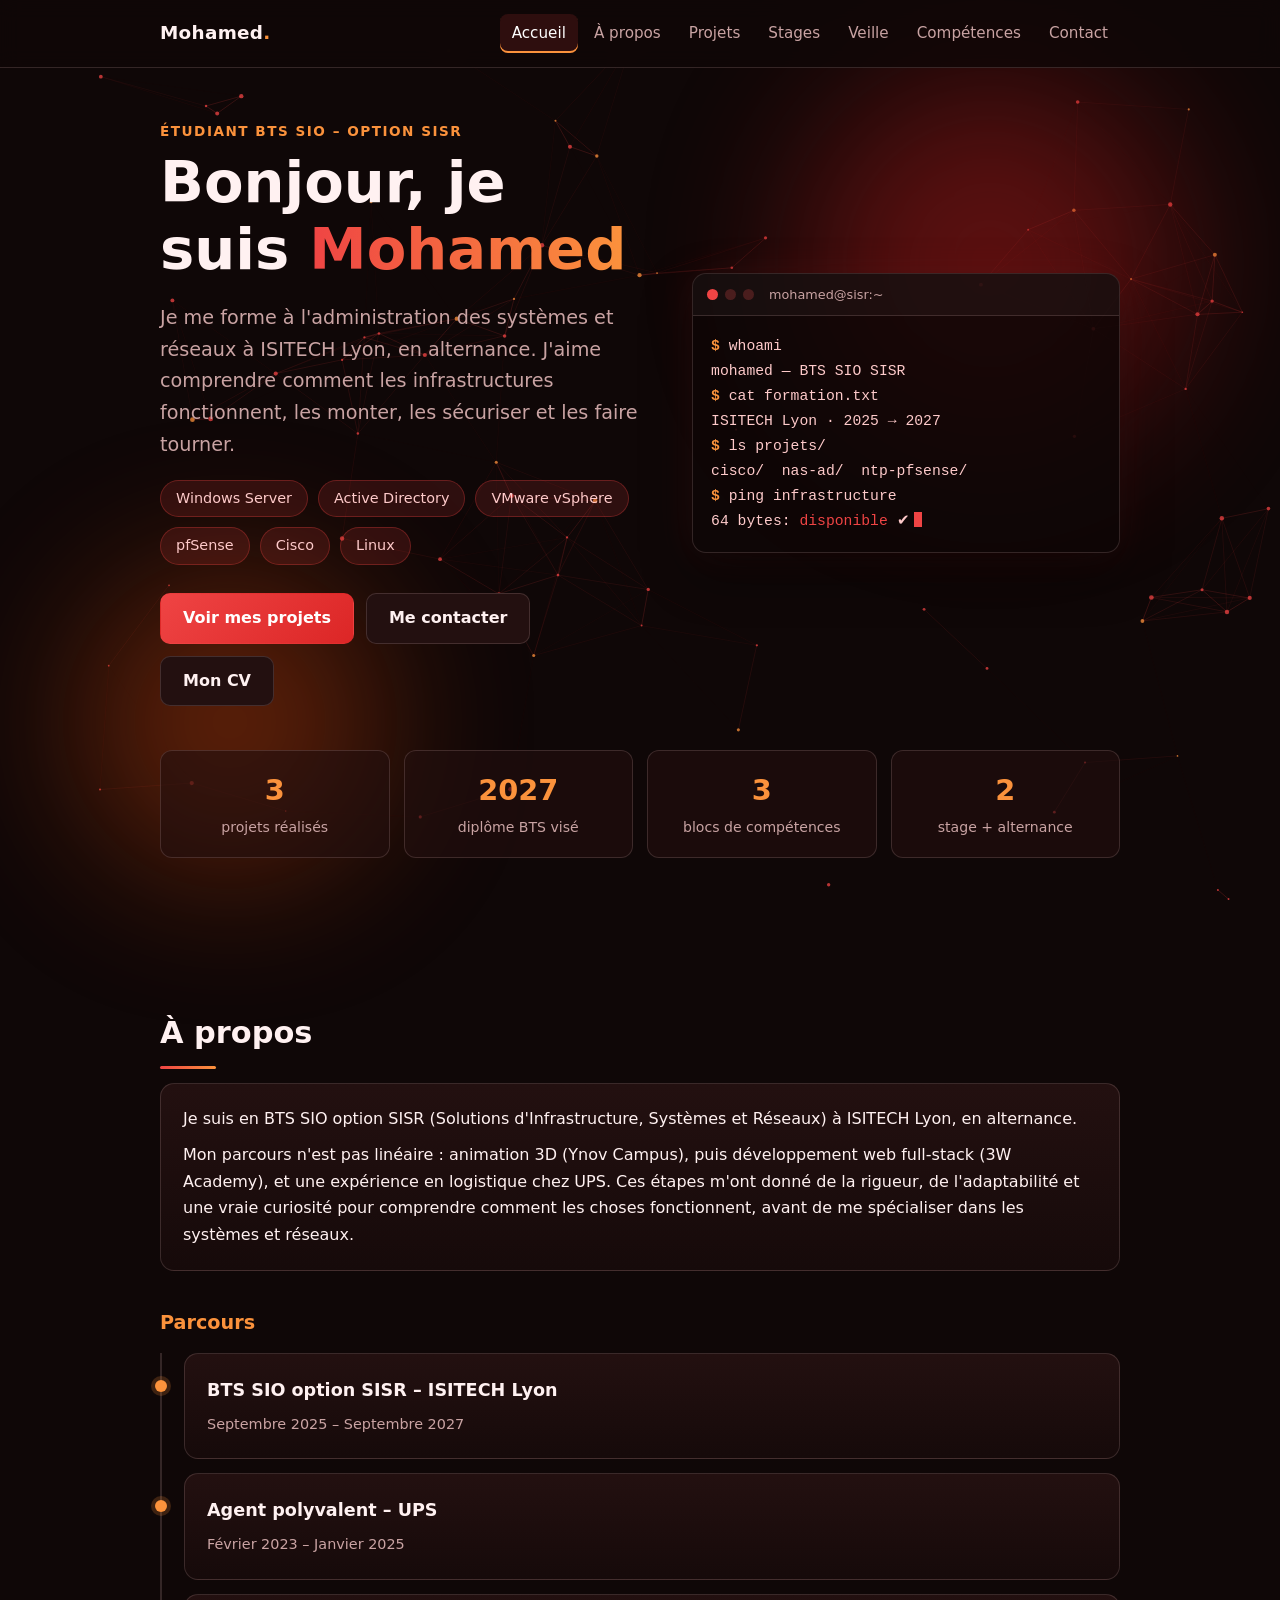
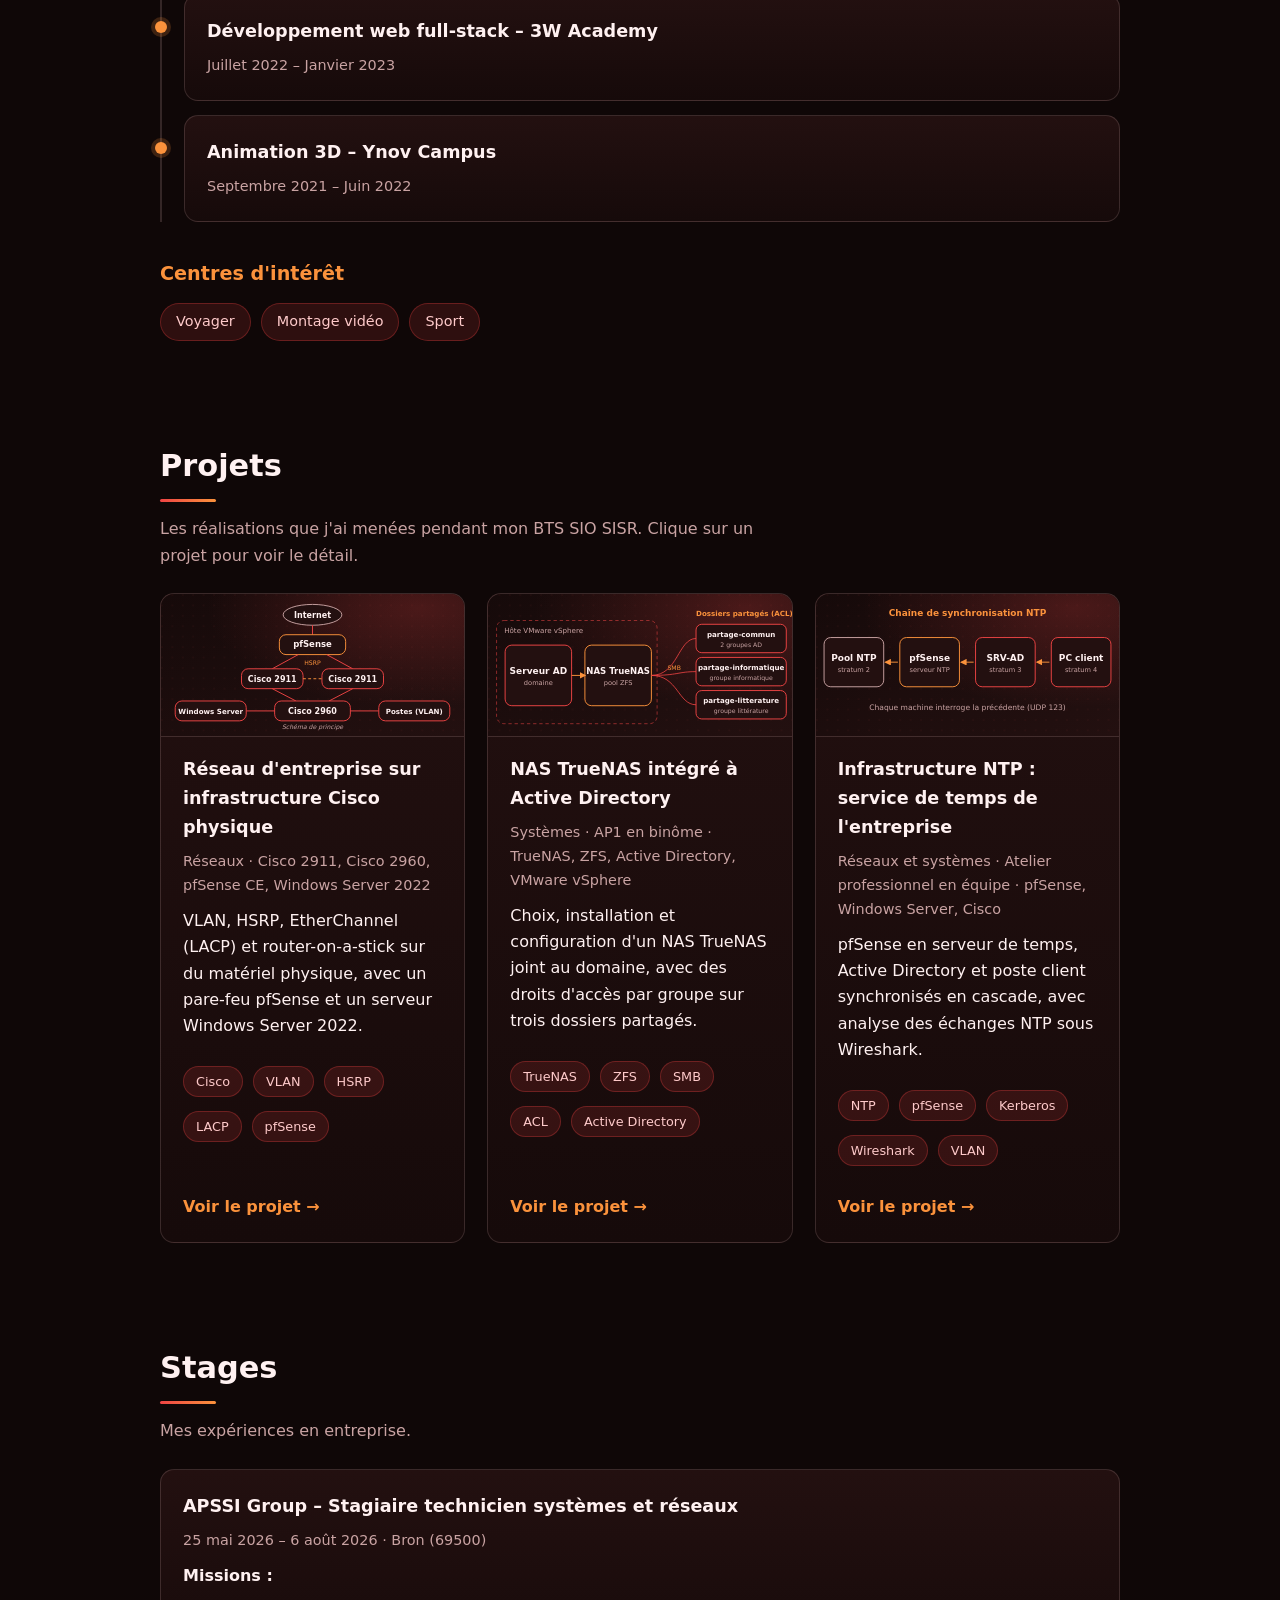
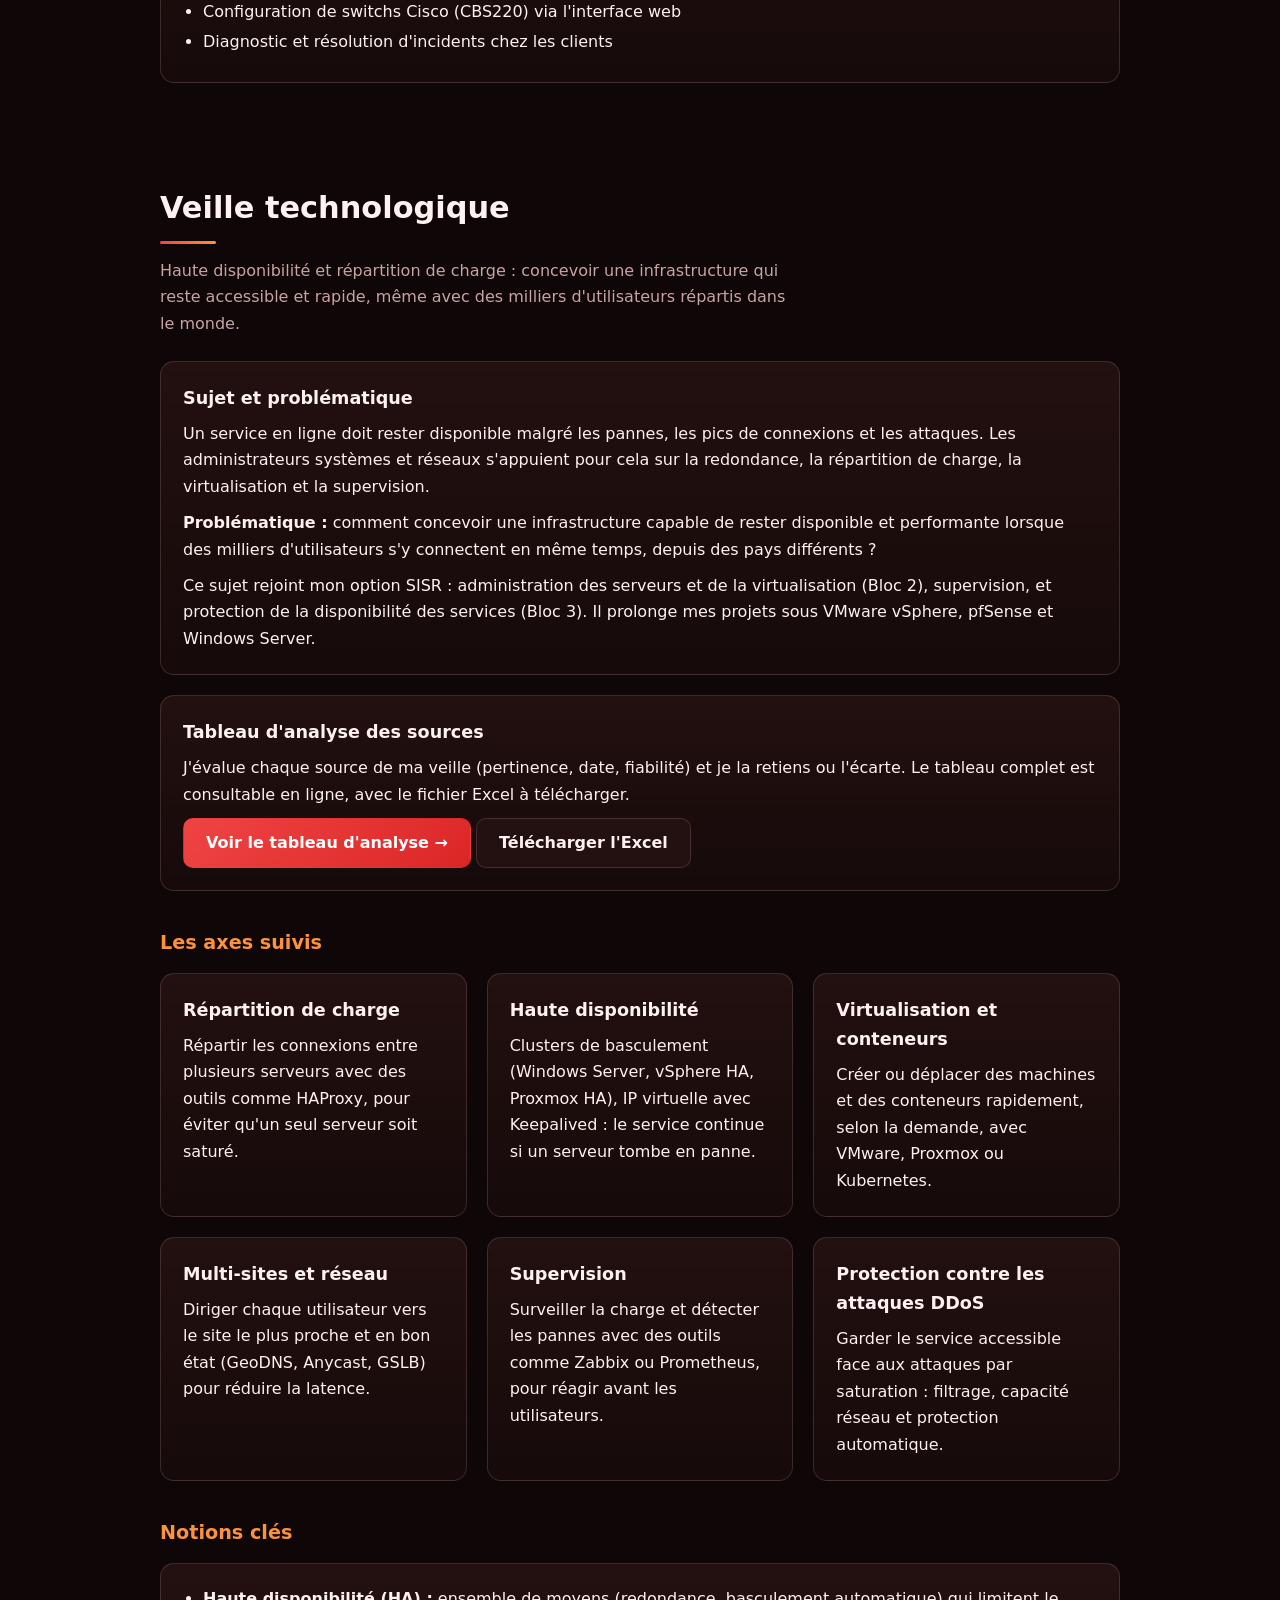
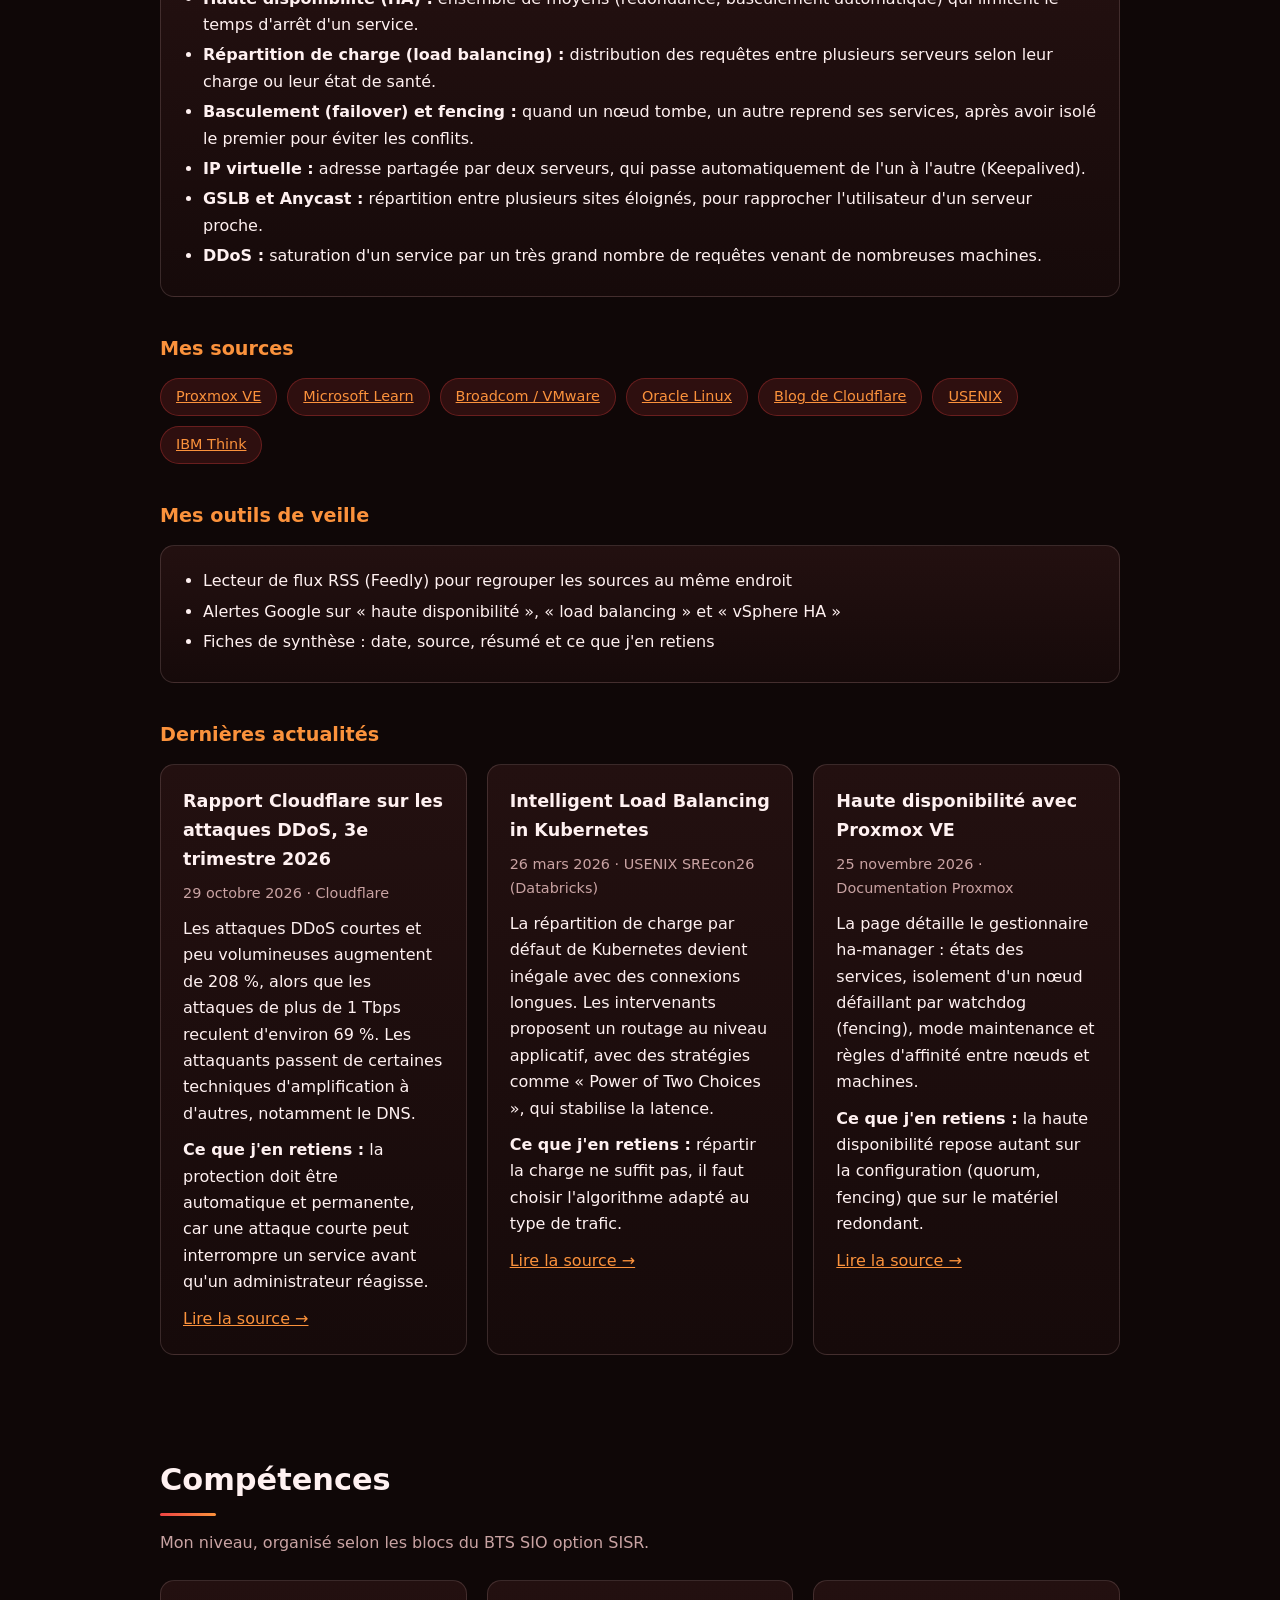
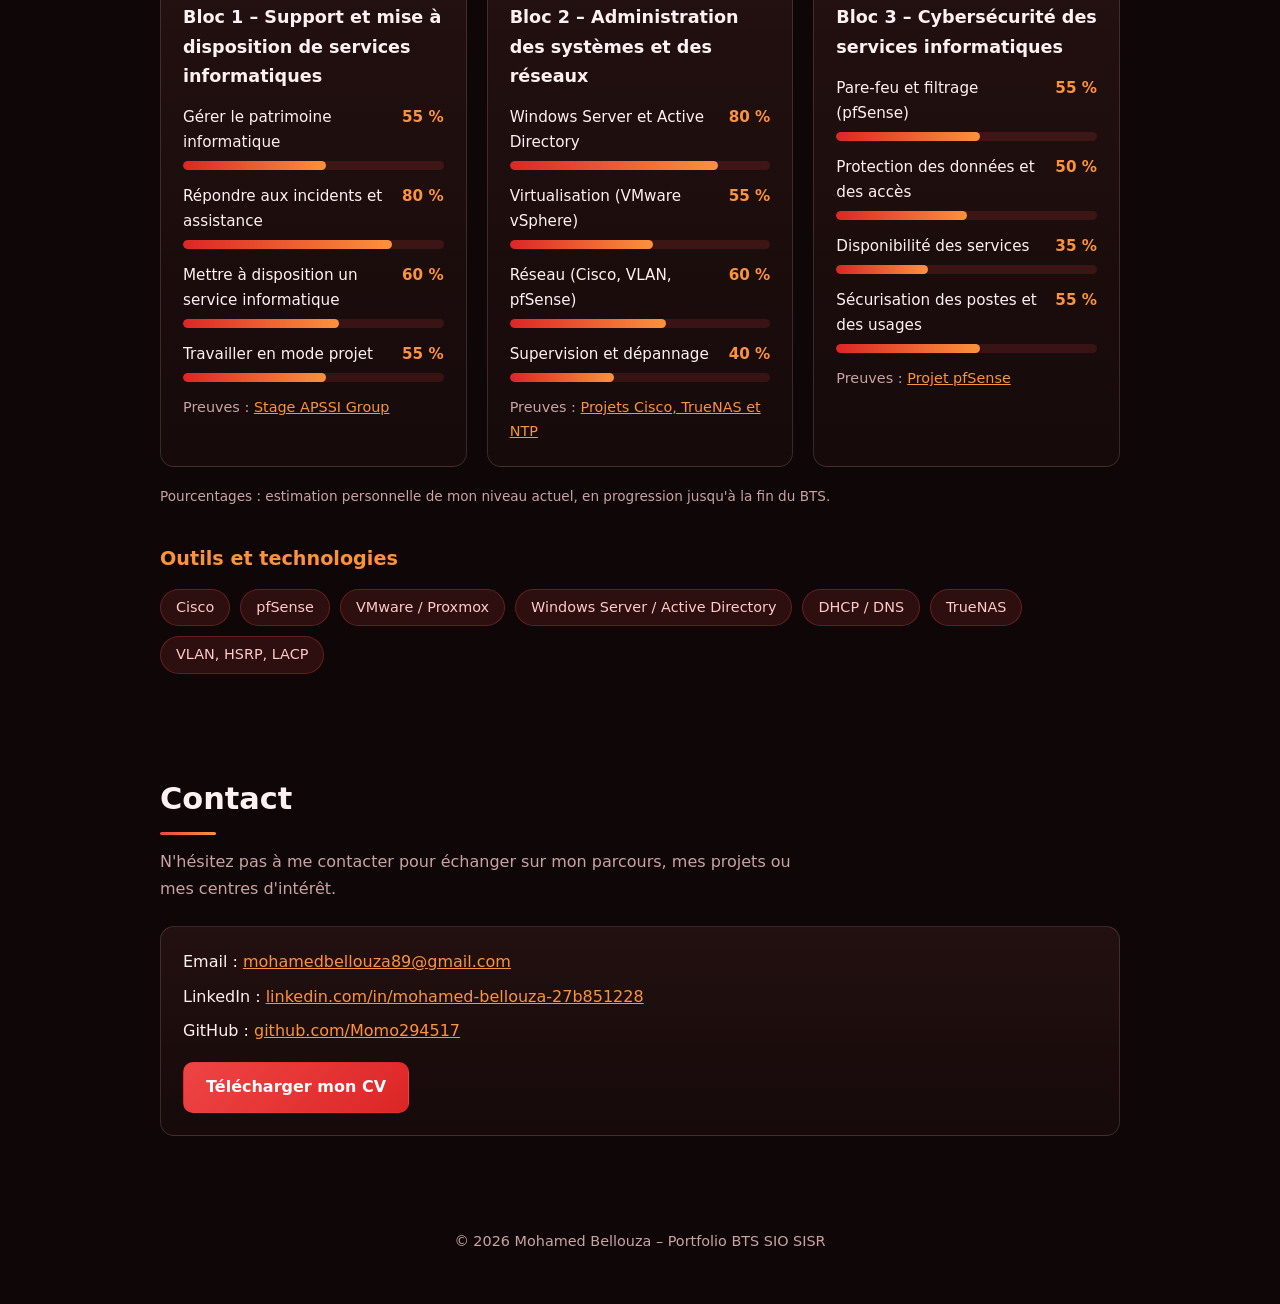
<file: index.html>
<!DOCTYPE html>
<html lang="fr">
<head>
  <meta charset="UTF-8">
  <meta name="viewport" content="width=device-width, initial-scale=1">
  <title>Mohamed Bellouza – Portfolio BTS SIO SISR</title>
  <meta name="description" content="Portfolio de Mohamed Bellouza, étudiant en BTS SIO option SISR à ISITECH Lyon, en alternance en systèmes et réseaux.">
  <link rel="stylesheet" href="style.css">
</head>
<body>

<canvas id="bg" aria-hidden="true"></canvas>

<header class="site-header">
  <nav>
    <a class="logo" href="#accueil">Mohamed<span>.</span></a>
    <button class="menu-toggle" type="button" aria-label="Ouvrir le menu" aria-expanded="false">☰</button>
    <ul class="menu">
      <li><a href="#accueil">Accueil</a></li>
      <li><a href="#apropos">À propos</a></li>
      <li><a href="#projets">Projets</a></li>
      <li><a href="#stages">Stages</a></li>
      <li><a href="#veille">Veille</a></li>
      <li><a href="#competences">Compétences</a></li>
      <li><a href="#contact">Contact</a></li>
    </ul>
  </nav>
</header>

<main>

  <section id="accueil" class="hero">
    <div class="glow glow-1"></div>
    <div class="glow glow-2"></div>
    <div class="hero-grid">
    <div class="hero-inner">
      <p class="eyebrow">Étudiant BTS SIO – option SISR</p>
      <h1>Bonjour, je suis <span class="gradient">Mohamed</span></h1>
      <p class="lead">Je me forme à l'administration des systèmes et réseaux à ISITECH Lyon, en alternance. J'aime comprendre comment les infrastructures fonctionnent, les monter, les sécuriser et les faire tourner.</p>
      <ul class="tags hero-tags">
        <li>Windows Server</li><li>Active Directory</li><li>VMware vSphere</li><li>pfSense</li><li>Cisco</li><li>Linux</li>
      </ul>
      <div class="buttons">
        <a class="btn primary" href="#projets">Voir mes projets</a>
        <a class="btn" href="#contact">Me contacter</a>
        <a class="btn" href="cv.pdf">Mon CV</a>
      </div>
    </div>
    <div class="term" aria-hidden="true">
      <div class="term-bar"><span></span><span></span><span></span><em>mohamed@sisr:~</em></div>
      <pre><b>$</b> whoami
mohamed — BTS SIO SISR
<b>$</b> cat formation.txt
ISITECH Lyon · 2025 → 2027
<b>$</b> ls projets/
cisco/  nas-ad/  ntp-pfsense/
<b>$</b> ping infrastructure
64 bytes: <i>disponible</i> ✔<span class="cursor"></span></pre>
    </div>
    </div>
    <div class="stats">
      <div><strong>3</strong><span>projets réalisés</span></div>
      <div><strong>2027</strong><span>diplôme BTS visé</span></div>
      <div><strong>3</strong><span>blocs de compétences</span></div>
      <div><strong>2</strong><span>stage + alternance</span></div>
    </div>
  </section>

  <section id="apropos">
    <h2 class="reveal">À propos</h2>
    <div class="card reveal">
      <p>Je suis en BTS SIO option SISR (Solutions d'Infrastructure, Systèmes et Réseaux) à ISITECH Lyon, en alternance.
      <p>Mon parcours n'est pas linéaire : animation 3D (Ynov Campus), puis développement web full-stack (3W Academy), et une expérience en logistique chez UPS. Ces étapes m'ont donné de la rigueur, de l'adaptabilité et une vraie curiosité pour comprendre comment les choses fonctionnent, avant de me spécialiser dans les systèmes et réseaux.</p>
    </div>

    <h3 class="sub reveal">Parcours</h3>
    <div class="timeline">
      <div class="card reveal"><h3>BTS SIO option SISR – ISITECH Lyon</h3><p class="meta">Septembre 2025 – Septembre 2027</p></div>
      <div class="card reveal"><h3>Agent polyvalent – UPS</h3><p class="meta">Février 2023 – Janvier 2025</p></div>
      <div class="card reveal"><h3>Développement web full-stack – 3W Academy</h3><p class="meta">Juillet 2022 – Janvier 2023</p></div>
      <div class="card reveal"><h3>Animation 3D – Ynov Campus</h3><p class="meta">Septembre 2021 – Juin 2022</p></div>
    </div>

    <h3 class="sub reveal">Centres d'intérêt</h3>
    <ul class="tags reveal">
      <li>Voyager</li>
      <li>Montage vidéo</li>
      <li>Sport</li>
    </ul>
  </section>

  <section id="projets">
    <h2 class="reveal">Projets</h2>
    <p class="section-lead reveal">Les réalisations que j'ai menées pendant mon BTS SIO SISR. Clique sur un projet pour voir le détail.</p>
    <div class="grid projects">
      <a class="card proj-card reveal" href="projet-cisco.html">
        <img class="thumb" src="img/cisco.svg" alt="Schéma de principe du réseau Cisco : pfSense, deux routeurs Cisco 2911 en HSRP, switch Cisco 2960" loading="lazy">
        <div class="proj-text">
          <h3>Réseau d'entreprise sur infrastructure Cisco physique</h3>
          <p class="meta">Réseaux · Cisco 2911, Cisco 2960, pfSense CE, Windows Server 2022</p>
          <p>VLAN, HSRP, EtherChannel (LACP) et router-on-a-stick sur du matériel physique, avec un pare-feu pfSense et un serveur Windows Server 2022.</p>
          <ul class="tags"><li>Cisco</li><li>VLAN</li><li>HSRP</li><li>LACP</li><li>pfSense</li></ul>
          <span class="more">Voir le projet →</span>
        </div>
      </a>
      <a class="card proj-card reveal" href="projet-nas.html">
        <img class="thumb" src="img/nas.svg" alt="Schéma du NAS TrueNAS intégré à l'Active Directory avec trois dossiers partagés" loading="lazy">
        <div class="proj-text">
          <h3>NAS TrueNAS intégré à Active Directory</h3>
          <p class="meta">Systèmes · AP1 en binôme · TrueNAS, ZFS, Active Directory, VMware vSphere</p>
          <p>Choix, installation et configuration d'un NAS TrueNAS joint au domaine, avec des droits d'accès par groupe sur trois dossiers partagés.</p>
          <ul class="tags"><li>TrueNAS</li><li>ZFS</li><li>SMB</li><li>ACL</li><li>Active Directory</li></ul>
          <span class="more">Voir le projet →</span>
        </div>
      </a>
      <a class="card proj-card reveal" href="projet-ntp.html">
        <img class="thumb" src="img/ntp.svg" alt="Chaîne de synchronisation NTP : pool, pfSense, serveur AD, PC client" loading="lazy">
        <div class="proj-text">
          <h3>Infrastructure NTP : service de temps de l'entreprise</h3>
          <p class="meta">Réseaux et systèmes · Atelier professionnel en équipe · pfSense, Windows Server, Cisco</p>
          <p>pfSense en serveur de temps, Active Directory et poste client synchronisés en cascade, avec analyse des échanges NTP sous Wireshark.</p>
          <ul class="tags"><li>NTP</li><li>pfSense</li><li>Kerberos</li><li>Wireshark</li><li>VLAN</li></ul>
          <span class="more">Voir le projet →</span>
        </div>
      </a>
    </div>
  </section>

  <section id="stages">
    <h2 class="reveal">Stages</h2>
    <p class="section-lead reveal">Mes expériences en entreprise.</p>
    <article class="card reveal">
      <h3>APSSI Group – Stagiaire technicien systèmes et réseaux</h3>
      <p class="meta">25 mai 2026 – 6 août 2026 · Bron (69500)</p>
      <p><strong>Missions :</strong></p>
      <ul>
        <li>Configuration de switchs Cisco (CBS220) via l'interface web</li>
        <li>Diagnostic et résolution d'incidents chez les clients</li>
      </ul>
    </article>
  </section>

  <section id="veille">
    <h2 class="reveal">Veille technologique</h2>
    <p class="section-lead reveal">Haute disponibilité et répartition de charge : concevoir une infrastructure qui reste accessible et rapide, même avec des milliers d'utilisateurs répartis dans le monde.</p>

    <div class="card reveal">
      <h3>Sujet et problématique</h3>
      <p>Un service en ligne doit rester disponible malgré les pannes, les pics de connexions et les attaques. Les administrateurs systèmes et réseaux s'appuient pour cela sur la redondance, la répartition de charge, la virtualisation et la supervision.</p>
      <p><strong>Problématique :</strong> comment concevoir une infrastructure capable de rester disponible et performante lorsque des milliers d'utilisateurs s'y connectent en même temps, depuis des pays différents ?</p>
      <p>Ce sujet rejoint mon option SISR : administration des serveurs et de la virtualisation (Bloc 2), supervision, et protection de la disponibilité des services (Bloc 3). Il prolonge mes projets sous VMware vSphere, pfSense et Windows Server.</p>
    </div>

    <div class="card reveal" style="margin-top:20px">
      <h3>Tableau d'analyse des sources</h3>
      <p>J'évalue chaque source de ma veille (pertinence, date, fiabilité) et je la retiens ou l'écarte. Le tableau complet est consultable en ligne, avec le fichier Excel à télécharger.</p>
      <p class="btn-row"><a class="btn primary" href="tableau-sources.html" target="_blank" rel="noopener">Voir le tableau d'analyse →</a> <a class="btn" href="tableau-analyse-sources.xlsx" download>Télécharger l'Excel</a></p>
    </div>

    <h3 class="sub reveal">Les axes suivis</h3>
    <div class="grid">
      <article class="card reveal"><h3>Répartition de charge</h3><p>Répartir les connexions entre plusieurs serveurs avec des outils comme HAProxy, pour éviter qu'un seul serveur soit saturé.</p></article>
      <article class="card reveal"><h3>Haute disponibilité</h3><p>Clusters de basculement (Windows Server, vSphere HA, Proxmox HA), IP virtuelle avec Keepalived : le service continue si un serveur tombe en panne.</p></article>
      <article class="card reveal"><h3>Virtualisation et conteneurs</h3><p>Créer ou déplacer des machines et des conteneurs rapidement, selon la demande, avec VMware, Proxmox ou Kubernetes.</p></article>
      <article class="card reveal"><h3>Multi-sites et réseau</h3><p>Diriger chaque utilisateur vers le site le plus proche et en bon état (GeoDNS, Anycast, GSLB) pour réduire la latence.</p></article>
      <article class="card reveal"><h3>Supervision</h3><p>Surveiller la charge et détecter les pannes avec des outils comme Zabbix ou Prometheus, pour réagir avant les utilisateurs.</p></article>
      <article class="card reveal"><h3>Protection contre les attaques DDoS</h3><p>Garder le service accessible face aux attaques par saturation : filtrage, capacité réseau et protection automatique.</p></article>
    </div>

    <h3 class="sub reveal">Notions clés</h3>
    <div class="card reveal">
      <ul>
        <li><strong>Haute disponibilité (HA) :</strong> ensemble de moyens (redondance, basculement automatique) qui limitent le temps d'arrêt d'un service.</li>
        <li><strong>Répartition de charge (load balancing) :</strong> distribution des requêtes entre plusieurs serveurs selon leur charge ou leur état de santé.</li>
        <li><strong>Basculement (failover) et fencing :</strong> quand un nœud tombe, un autre reprend ses services, après avoir isolé le premier pour éviter les conflits.</li>
        <li><strong>IP virtuelle :</strong> adresse partagée par deux serveurs, qui passe automatiquement de l'un à l'autre (Keepalived).</li>
        <li><strong>GSLB et Anycast :</strong> répartition entre plusieurs sites éloignés, pour rapprocher l'utilisateur d'un serveur proche.</li>
        <li><strong>DDoS :</strong> saturation d'un service par un très grand nombre de requêtes venant de nombreuses machines.</li>
      </ul>
    </div>

    <h3 class="sub reveal">Mes sources</h3>
    <ul class="tags reveal">
      <li><a href="https://pve.proxmox.com/wiki/High_Availability" target="_blank" rel="noopener">Proxmox VE</a></li>
      <li><a href="https://learn.microsoft.com/windows-server/failover-clustering/failover-clustering-overview" target="_blank" rel="noopener">Microsoft Learn</a></li>
      <li><a href="https://knowledge.broadcom.com/external/article/313917/best-practices-and-advanced-features-for.html" target="_blank" rel="noopener">Broadcom / VMware</a></li>
      <li><a href="https://docs.oracle.com/en/operating-systems/oracle-linux/10/balancing/balancing-AboutCombiningKeepalivedWithHAProxyforHighAvailabilityLoadBalancing.html" target="_blank" rel="noopener">Oracle Linux</a></li>
      <li><a href="https://blog.cloudflare.com/" target="_blank" rel="noopener">Blog de Cloudflare</a></li>
      <li><a href="https://www.usenix.org/conferences" target="_blank" rel="noopener">USENIX</a></li>
      <li><a href="https://www.ibm.com/think/topics/global-server-load-balancing" target="_blank" rel="noopener">IBM Think</a></li>
    </ul>

    <h3 class="sub reveal">Mes outils de veille</h3>
    <div class="card reveal">
      <ul>
        <li>Lecteur de flux RSS (Feedly) pour regrouper les sources au même endroit</li>
        <li>Alertes Google sur « haute disponibilité », « load balancing » et « vSphere HA »</li>
        <li>Fiches de synthèse : date, source, résumé et ce que j'en retiens</li>
      </ul>
    </div>

    <h3 class="sub reveal">Dernières actualités</h3>
    <div class="grid">
      <article class="card reveal">
        <h3>Rapport Cloudflare sur les attaques DDoS, 3e trimestre 2026</h3>
        <p class="meta">29 octobre 2026 · Cloudflare</p>
        <p>Les attaques DDoS courtes et peu volumineuses augmentent de 208 %, alors que les attaques de plus de 1 Tbps reculent d'environ 69 %. Les attaquants passent de certaines techniques d'amplification à d'autres, notamment le DNS.</p>
        <p><strong>Ce que j'en retiens :</strong> la protection doit être automatique et permanente, car une attaque courte peut interrompre un service avant qu'un administrateur réagisse.</p>
        <p><a href="https://blog.cloudflare.com/ddos-threat-report-2026-q3/" target="_blank" rel="noopener">Lire la source →</a></p>
      </article>
      <article class="card reveal">
        <h3>Intelligent Load Balancing in Kubernetes</h3>
        <p class="meta">26 mars 2026 · USENIX SREcon26 (Databricks)</p>
        <p>La répartition de charge par défaut de Kubernetes devient inégale avec des connexions longues. Les intervenants proposent un routage au niveau applicatif, avec des stratégies comme « Power of Two Choices », qui stabilise la latence.</p>
        <p><strong>Ce que j'en retiens :</strong> répartir la charge ne suffit pas, il faut choisir l'algorithme adapté au type de trafic.</p>
        <p><a href="https://www.usenix.org/conference/srecon26americas/presentation/nanda" target="_blank" rel="noopener">Lire la source →</a></p>
      </article>
      <article class="card reveal">
        <h3>Haute disponibilité avec Proxmox VE</h3>
        <p class="meta">25 novembre 2026 · Documentation Proxmox</p>
        <p>La page détaille le gestionnaire ha-manager : états des services, isolement d'un nœud défaillant par watchdog (fencing), mode maintenance et règles d'affinité entre nœuds et machines.</p>
        <p><strong>Ce que j'en retiens :</strong> la haute disponibilité repose autant sur la configuration (quorum, fencing) que sur le matériel redondant.</p>
        <p><a href="https://pve.proxmox.com/wiki/High_Availability" target="_blank" rel="noopener">Lire la source →</a></p>
      </article>
    </div>
  </section>

  <section id="competences">
    <h2 class="reveal">Compétences</h2>
    <p class="section-lead reveal">Mon niveau, organisé selon les blocs du BTS SIO option SISR.</p>

    <div class="grid">
      <div class="card reveal">
        <h3>Bloc 1 – Support et mise à disposition de services informatiques</h3>
        <div class="skill"><div class="top"><span>Gérer le patrimoine informatique</span><b>55 %</b></div><div class="bar"><i style="--p:55%"></i></div></div><div class="skill"><div class="top"><span>Répondre aux incidents et assistance</span><b>80 %</b></div><div class="bar"><i style="--p:80%"></i></div></div><div class="skill"><div class="top"><span>Mettre à disposition un service informatique</span><b>60 %</b></div><div class="bar"><i style="--p:60%"></i></div></div><div class="skill"><div class="top"><span>Travailler en mode projet</span><b>55 %</b></div><div class="bar"><i style="--p:55%"></i></div></div>
        <p class="meta">Preuves : <a href="#stages">Stage APSSI Group</a></p>
      </div>

      <div class="card reveal">
        <h3>Bloc 2 – Administration des systèmes et des réseaux</h3>
        <div class="skill"><div class="top"><span>Windows Server et Active Directory</span><b>80 %</b></div><div class="bar"><i style="--p:80%"></i></div></div><div class="skill"><div class="top"><span>Virtualisation (VMware vSphere)</span><b>55 %</b></div><div class="bar"><i style="--p:55%"></i></div></div><div class="skill"><div class="top"><span>Réseau (Cisco, VLAN, pfSense)</span><b>60 %</b></div><div class="bar"><i style="--p:60%"></i></div></div><div class="skill"><div class="top"><span>Supervision et dépannage</span><b>40 %</b></div><div class="bar"><i style="--p:40%"></i></div></div>
        <p class="meta">Preuves : <a href="#projets">Projets Cisco, TrueNAS et NTP</a></p>
      </div>

      <div class="card reveal">
        <h3>Bloc 3 – Cybersécurité des services informatiques</h3>
        <div class="skill"><div class="top"><span>Pare-feu et filtrage (pfSense)</span><b>55 %</b></div><div class="bar"><i style="--p:55%"></i></div></div><div class="skill"><div class="top"><span>Protection des données et des accès</span><b>50 %</b></div><div class="bar"><i style="--p:50%"></i></div></div><div class="skill"><div class="top"><span>Disponibilité des services</span><b>35 %</b></div><div class="bar"><i style="--p:35%"></i></div></div><div class="skill"><div class="top"><span>Sécurisation des postes et des usages</span><b>55 %</b></div><div class="bar"><i style="--p:55%"></i></div></div>
        <p class="meta">Preuves : <a href="#projets">Projet pfSense</a></p>
      </div>
    </div>
    <p class="skill-note reveal">Pourcentages : estimation personnelle de mon niveau actuel, en progression jusqu'à la fin du BTS.</p>


    <h3 class="sub reveal">Outils et technologies</h3>
    <ul class="tags reveal">
      <li>Cisco</li>
      <li>pfSense</li>
      <li>VMware / Proxmox</li>
      <li>Windows Server / Active Directory</li>
      <li>DHCP / DNS</li>
      <li>TrueNAS</li>
      <li>VLAN, HSRP, LACP</li>
    </ul>
  </section>

  <section id="contact">
    <h2 class="reveal">Contact</h2>
    <p class="section-lead reveal">N'hésitez pas à me contacter pour échanger sur mon parcours, mes projets ou mes centres d'intérêt.</p>
    <div class="card reveal">
      <ul class="contact-list">
        <li>Email : <a href="mailto:mohamedbellouza89@gmail.com">mohamedbellouza89@gmail.com</a></li>
        <li>LinkedIn : <a href="https://www.linkedin.com/in/mohamed-bellouza-27b851228/" target="_blank" rel="noopener">linkedin.com/in/mohamed-bellouza-27b851228</a></li>
        <li>GitHub : <a href="https://github.com/Momo294517" target="_blank" rel="noopener">github.com/Momo294517</a></li>
      </ul>
      <p><a class="btn primary" href="cv.pdf" target="_blank" rel="noopener">Télécharger mon CV</a></p>
    </div>
  </section>

</main>

<footer>
  <p>© 2026 Mohamed Bellouza – Portfolio BTS SIO SISR</p>
</footer>

<script src="script.js"></script>
</body>
</html>
</file>
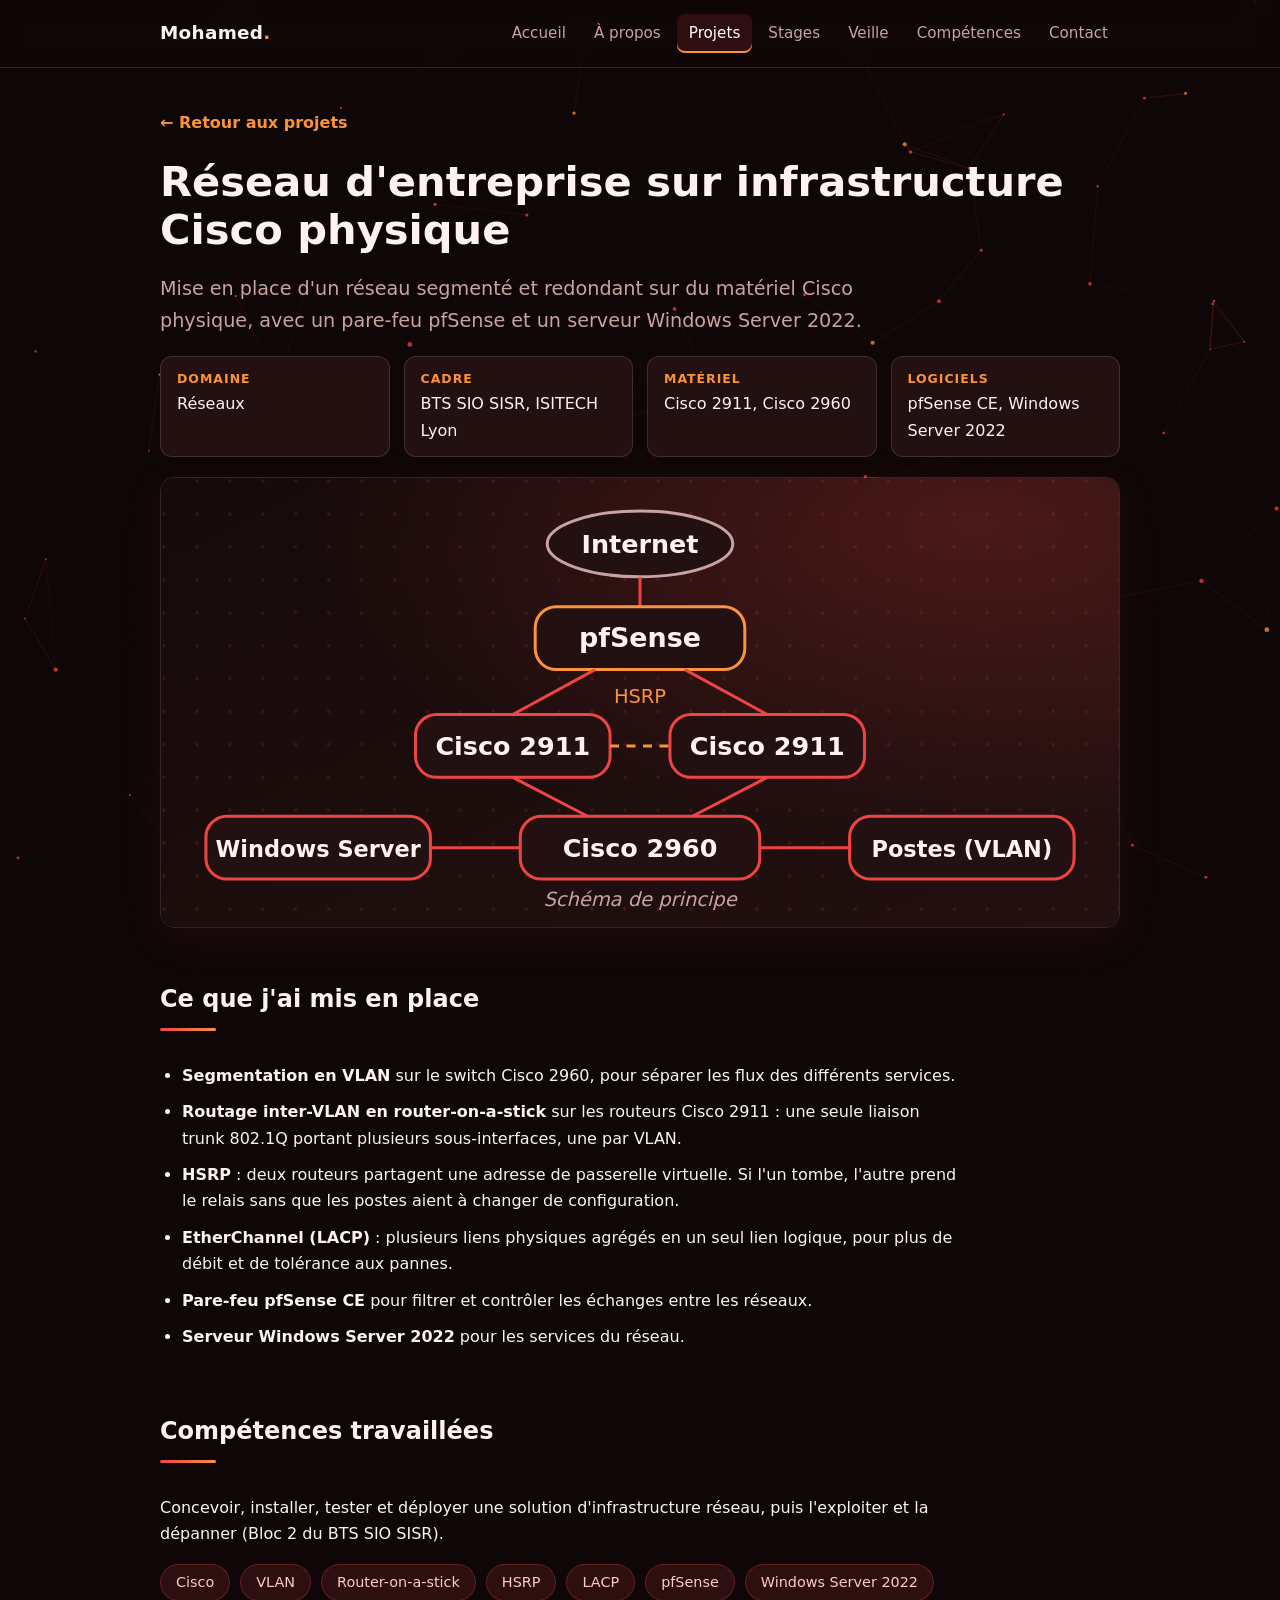
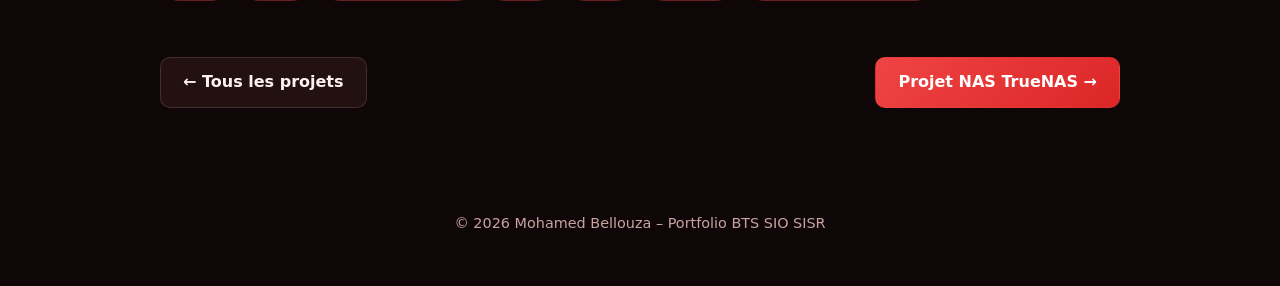
<file: projet-cisco.html>
<!DOCTYPE html>
<html lang="fr">
<head>
  <meta charset="UTF-8">
  <meta name="viewport" content="width=device-width, initial-scale=1">
  <title>Projet Cisco – Mohamed Bellouza</title>
  <meta name="description" content="Réseau d'entreprise sur infrastructure Cisco physique : VLAN, HSRP, EtherChannel, pfSense.">
  <link rel="stylesheet" href="style.css">
</head>
<body>

<canvas id="bg" aria-hidden="true"></canvas>

<header class="site-header">
  <nav>
    <a class="logo" href="index.html#accueil">Mohamed<span>.</span></a>
    <button class="menu-toggle" type="button" aria-label="Ouvrir le menu" aria-expanded="false">☰</button>
    <ul class="menu">
      <li><a href="index.html#accueil">Accueil</a></li>
      <li><a href="index.html#apropos">À propos</a></li>
      <li><a class="active" href="index.html#projets">Projets</a></li>
      <li><a href="index.html#stages">Stages</a></li>
      <li><a href="index.html#veille">Veille</a></li>
      <li><a href="index.html#competences">Compétences</a></li>
      <li><a href="index.html#contact">Contact</a></li>
    </ul>
  </nav>
</header>

<main class="detail">
  <a class="back" href="index.html#projets">← Retour aux projets</a>
  <h1>Réseau d'entreprise sur infrastructure Cisco physique</h1>
  <p class="lead">Mise en place d'un réseau segmenté et redondant sur du matériel Cisco physique, avec un pare-feu pfSense et un serveur Windows Server 2022.</p>
  <div class="facts"><div><b>Domaine</b>Réseaux</div><div><b>Cadre</b>BTS SIO SISR, ISITECH Lyon</div><div><b>Matériel</b>Cisco 2911, Cisco 2960</div><div><b>Logiciels</b>pfSense CE, Windows Server 2022</div></div>
  <img class="banner" src="img/cisco.svg" alt="Schéma de principe : Internet, pfSense, deux routeurs Cisco 2911 en HSRP, switch Cisco 2960, serveur et postes">

  <h2>Ce que j'ai mis en place</h2>
  <ul class="plain">
    <li><strong>Segmentation en VLAN</strong> sur le switch Cisco 2960, pour séparer les flux des différents services.</li>
    <li><strong>Routage inter-VLAN en router-on-a-stick</strong> sur les routeurs Cisco 2911 : une seule liaison trunk 802.1Q portant plusieurs sous-interfaces, une par VLAN.</li>
    <li><strong>HSRP</strong> : deux routeurs partagent une adresse de passerelle virtuelle. Si l'un tombe, l'autre prend le relais sans que les postes aient à changer de configuration.</li>
    <li><strong>EtherChannel (LACP)</strong> : plusieurs liens physiques agrégés en un seul lien logique, pour plus de débit et de tolérance aux pannes.</li>
    <li><strong>Pare-feu pfSense CE</strong> pour filtrer et contrôler les échanges entre les réseaux.</li>
    <li><strong>Serveur Windows Server 2022</strong> pour les services du réseau.</li>
  </ul>

  <h2>Compétences travaillées</h2>
  <p>Concevoir, installer, tester et déployer une solution d'infrastructure réseau, puis l'exploiter et la dépanner (Bloc 2 du BTS SIO SISR).</p>
  <ul class="tags reveal"><li>Cisco</li><li>VLAN</li><li>Router-on-a-stick</li><li>HSRP</li><li>LACP</li><li>pfSense</li><li>Windows Server 2022</li></ul>

  <div class="pager">
    <a class="btn" href="index.html#projets">← Tous les projets</a>
    <a class="btn primary" href="projet-nas.html">Projet NAS TrueNAS →</a>
  </div>
</main>

<footer>
  <p>© 2026 Mohamed Bellouza – Portfolio BTS SIO SISR</p>
</footer>

<script src="script.js"></script>
</body>
</html>
</file>
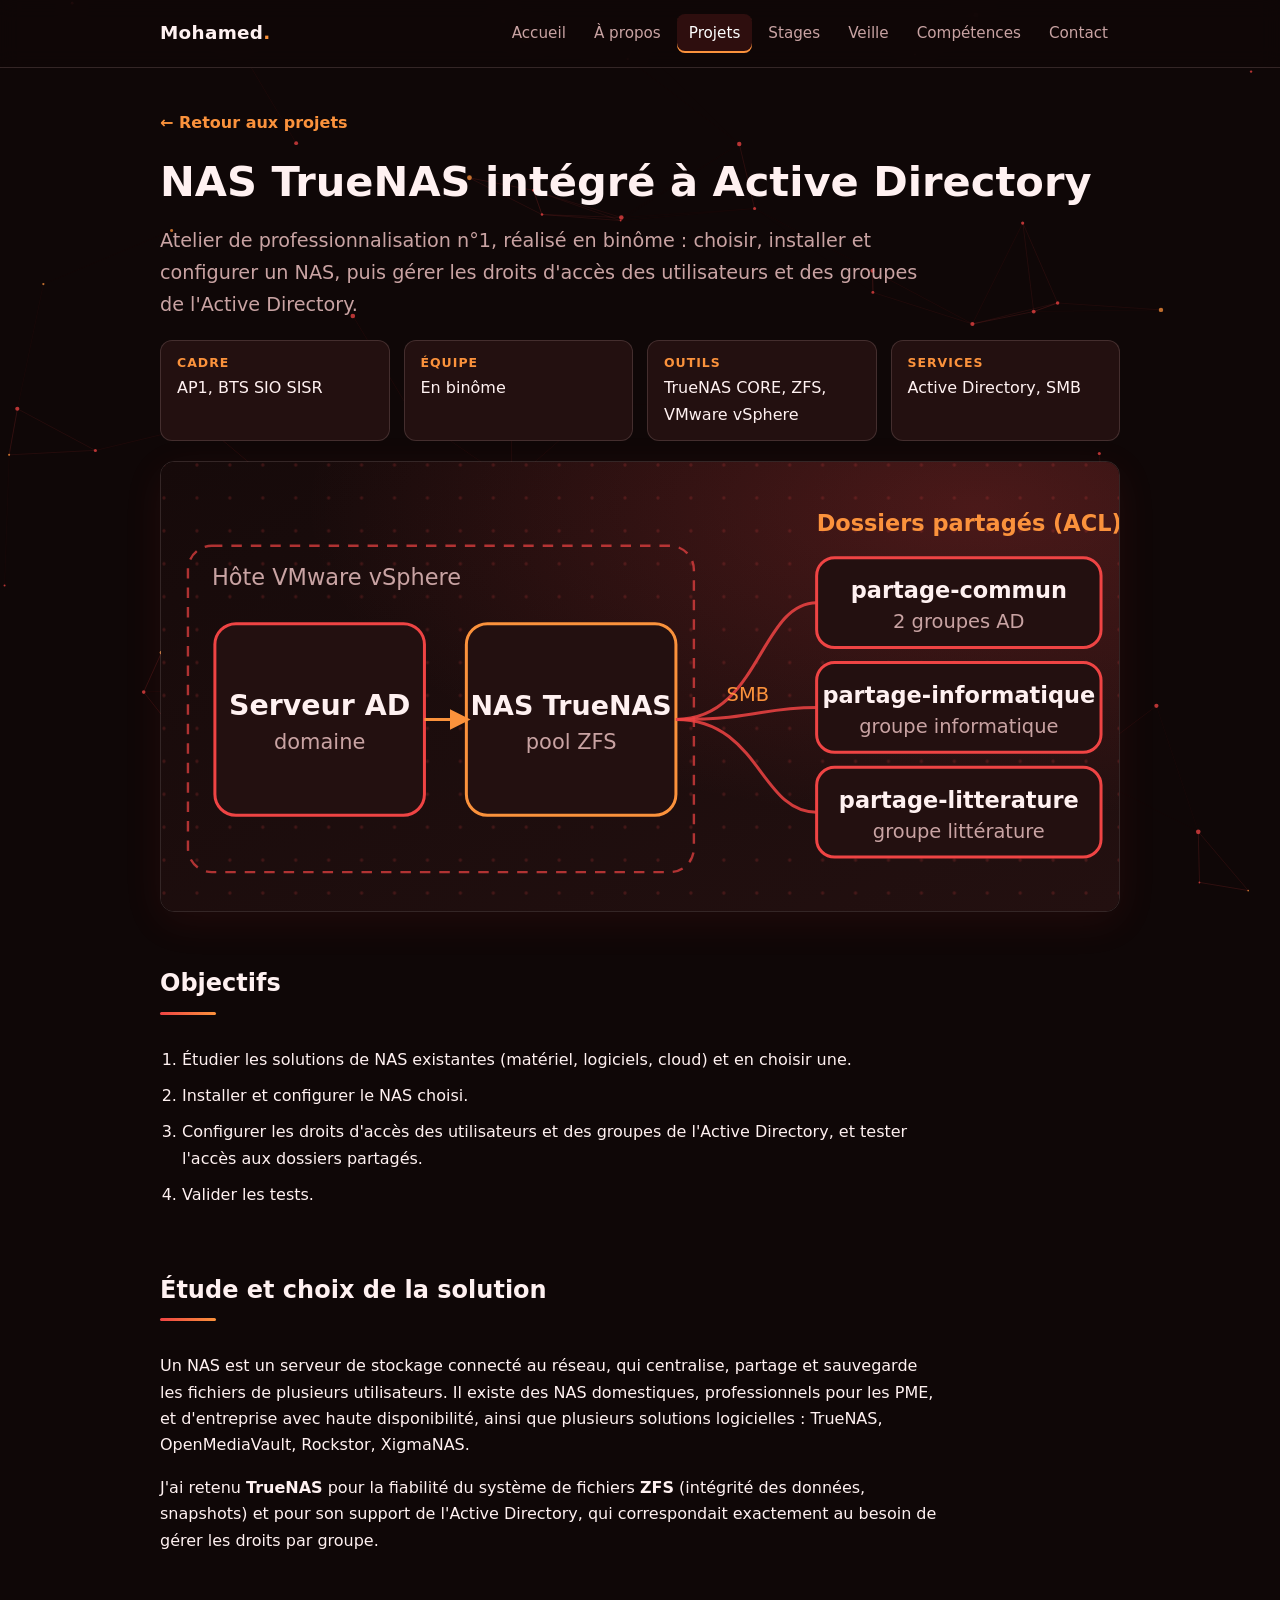
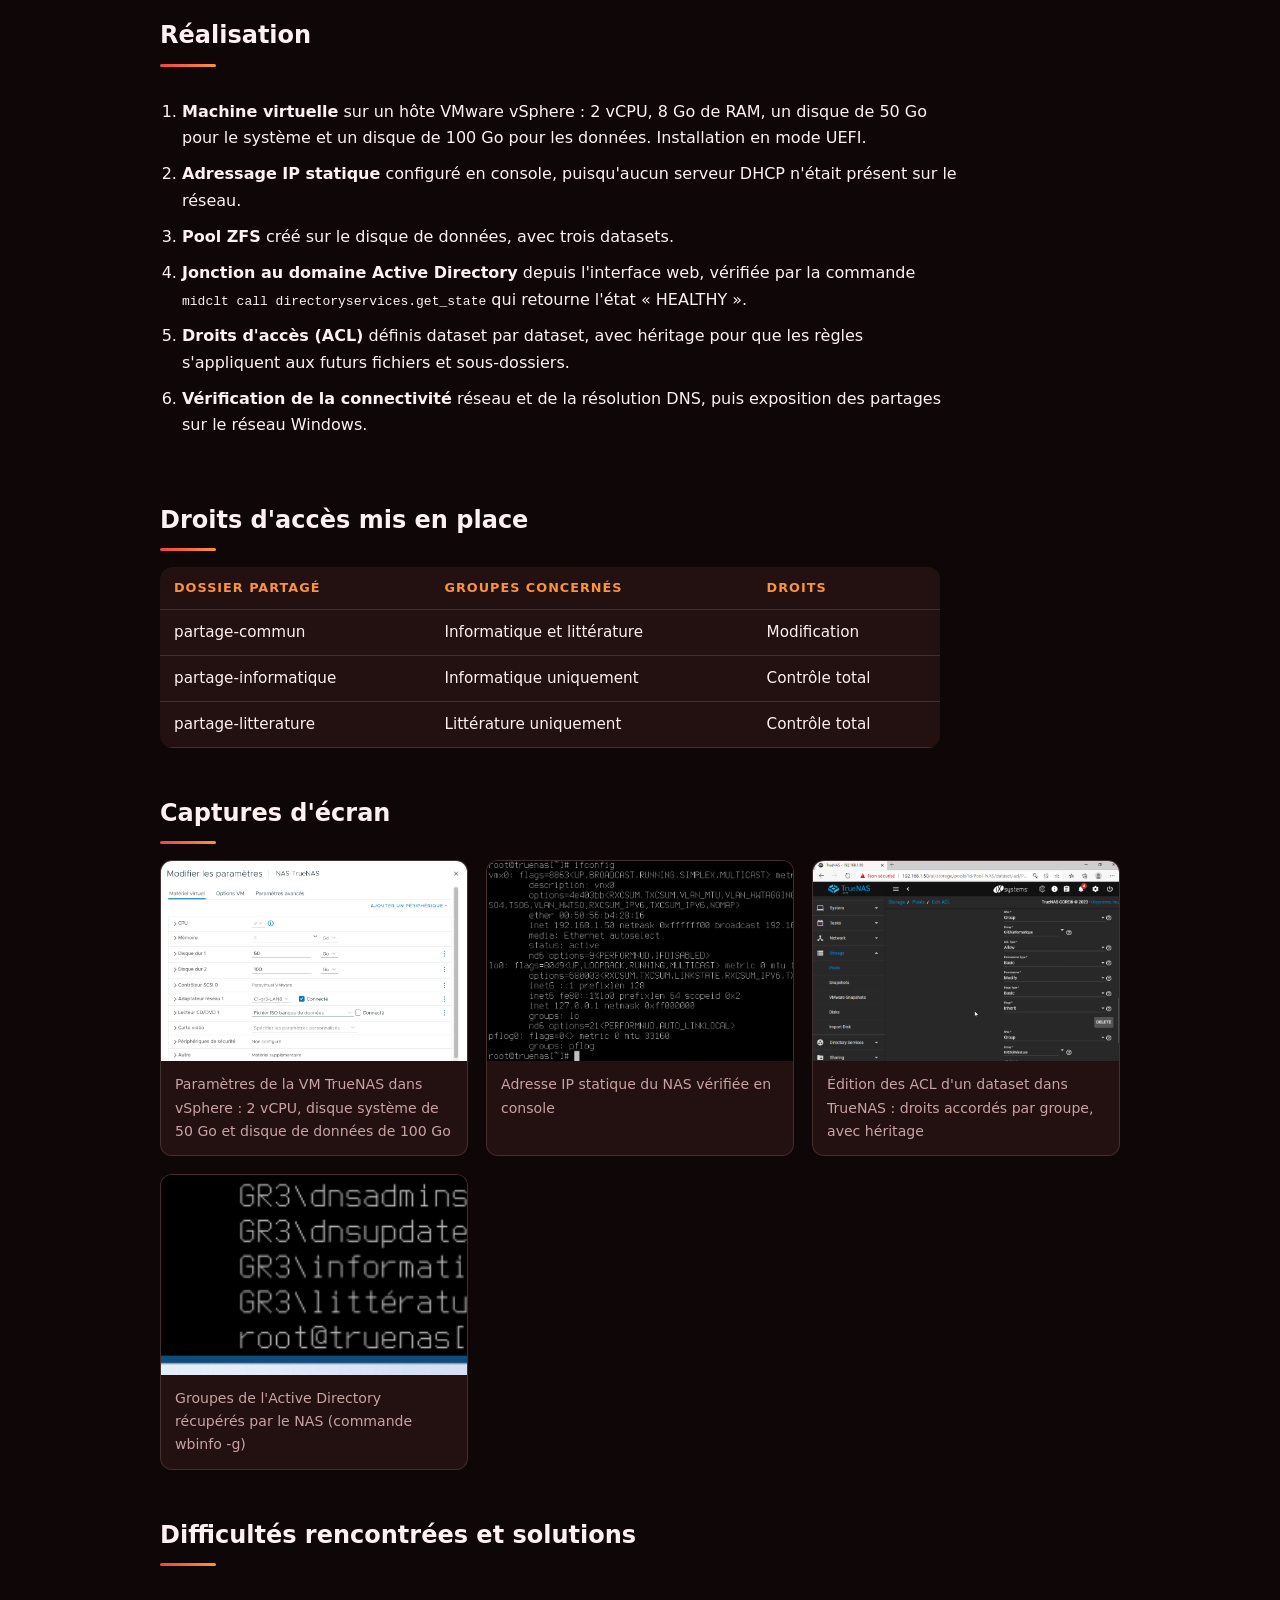
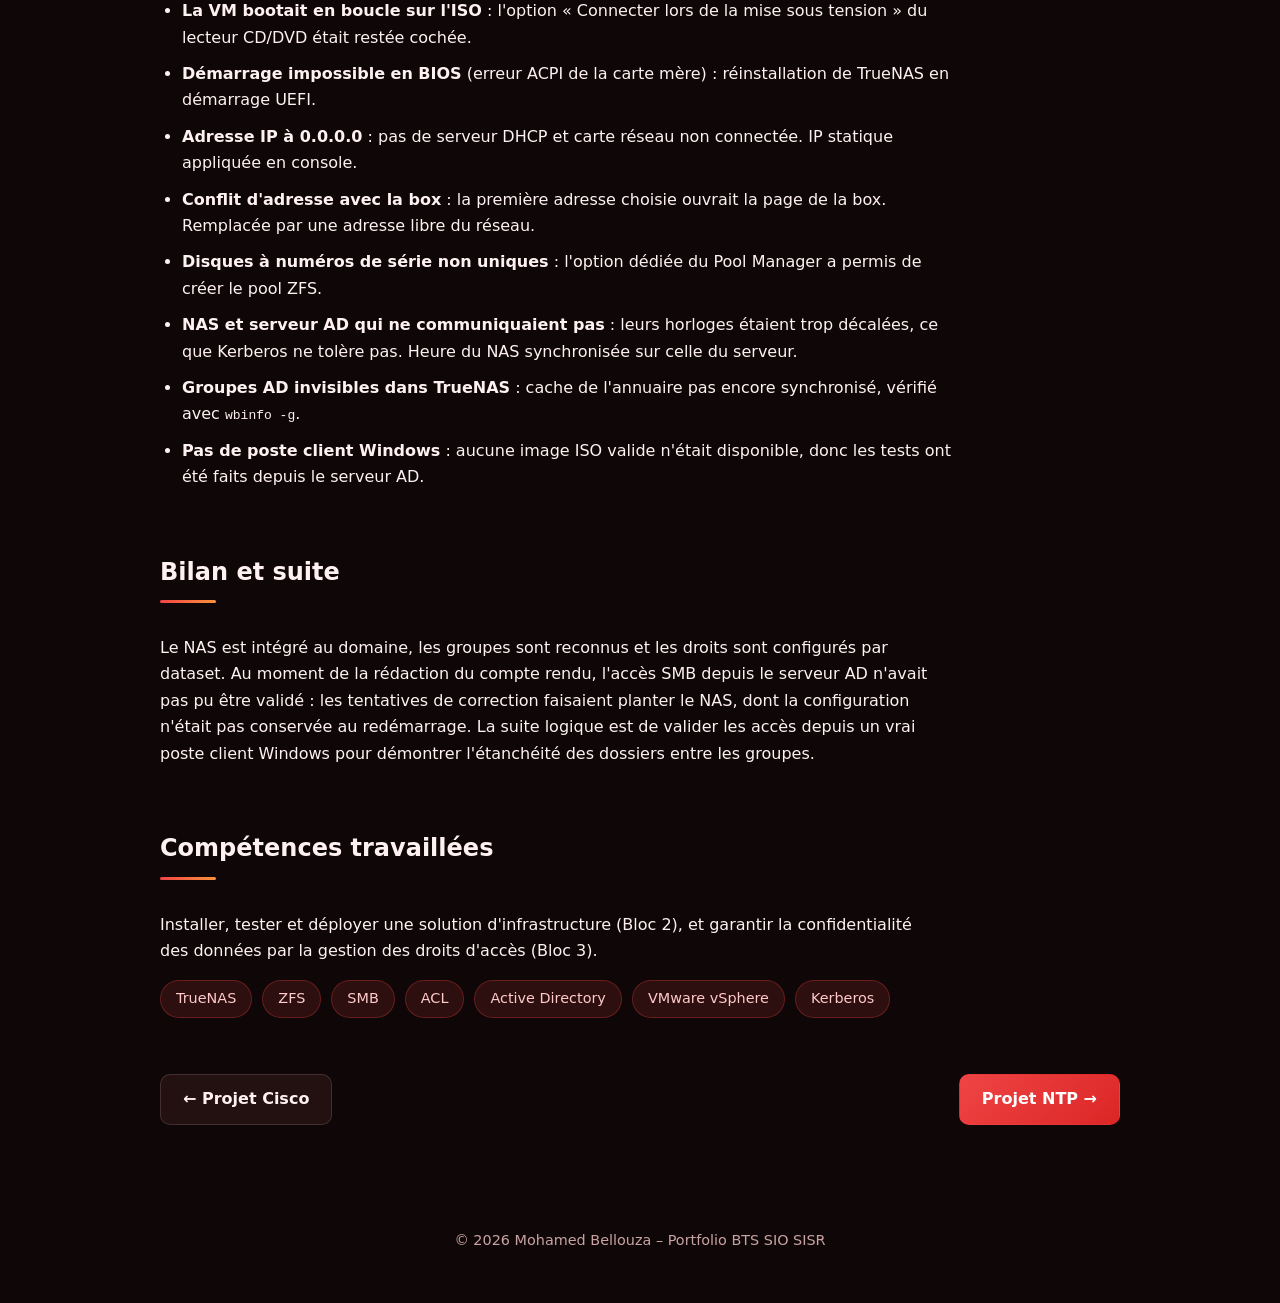
<file: projet-nas.html>
<!DOCTYPE html>
<html lang="fr">
<head>
  <meta charset="UTF-8">
  <meta name="viewport" content="width=device-width, initial-scale=1">
  <title>Projet NAS TrueNAS – Mohamed Bellouza</title>
  <meta name="description" content="NAS TrueNAS intégré à Active Directory : installation, jonction au domaine et droits d'accès par groupe.">
  <link rel="stylesheet" href="style.css">
</head>
<body>

<canvas id="bg" aria-hidden="true"></canvas>

<header class="site-header">
  <nav>
    <a class="logo" href="index.html#accueil">Mohamed<span>.</span></a>
    <button class="menu-toggle" type="button" aria-label="Ouvrir le menu" aria-expanded="false">☰</button>
    <ul class="menu">
      <li><a href="index.html#accueil">Accueil</a></li>
      <li><a href="index.html#apropos">À propos</a></li>
      <li><a class="active" href="index.html#projets">Projets</a></li>
      <li><a href="index.html#stages">Stages</a></li>
      <li><a href="index.html#veille">Veille</a></li>
      <li><a href="index.html#competences">Compétences</a></li>
      <li><a href="index.html#contact">Contact</a></li>
    </ul>
  </nav>
</header>

<main class="detail">
  <a class="back" href="index.html#projets">← Retour aux projets</a>
  <h1>NAS TrueNAS intégré à Active Directory</h1>
  <p class="lead">Atelier de professionnalisation n°1, réalisé en binôme : choisir, installer et configurer un NAS, puis gérer les droits d'accès des utilisateurs et des groupes de l'Active Directory.</p>
  <div class="facts"><div><b>Cadre</b>AP1, BTS SIO SISR</div><div><b>Équipe</b>En binôme</div><div><b>Outils</b>TrueNAS CORE, ZFS, VMware vSphere</div><div><b>Services</b>Active Directory, SMB</div></div>
  <img class="banner" src="img/nas.svg" alt="Schéma du projet : serveur AD et NAS TrueNAS sur vSphere, trois dossiers partagés avec droits par groupe">

  <h2>Objectifs</h2>
  <ol>
    <li>Étudier les solutions de NAS existantes (matériel, logiciels, cloud) et en choisir une.</li>
    <li>Installer et configurer le NAS choisi.</li>
    <li>Configurer les droits d'accès des utilisateurs et des groupes de l'Active Directory, et tester l'accès aux dossiers partagés.</li>
    <li>Valider les tests.</li>
  </ol>

  <h2>Étude et choix de la solution</h2>
  <p>Un NAS est un serveur de stockage connecté au réseau, qui centralise, partage et sauvegarde les fichiers de plusieurs utilisateurs. Il existe des NAS domestiques, professionnels pour les PME, et d'entreprise avec haute disponibilité, ainsi que plusieurs solutions logicielles : TrueNAS, OpenMediaVault, Rockstor, XigmaNAS.</p>
  <p>J'ai retenu <strong>TrueNAS</strong> pour la fiabilité du système de fichiers <strong>ZFS</strong> (intégrité des données, snapshots) et pour son support de l'Active Directory, qui correspondait exactement au besoin de gérer les droits par groupe.</p>

  <h2>Réalisation</h2>
  <ol>
    <li><strong>Machine virtuelle</strong> sur un hôte VMware vSphere : 2 vCPU, 8 Go de RAM, un disque de 50 Go pour le système et un disque de 100 Go pour les données. Installation en mode UEFI.</li>
    <li><strong>Adressage IP statique</strong> configuré en console, puisqu'aucun serveur DHCP n'était présent sur le réseau.</li>
    <li><strong>Pool ZFS</strong> créé sur le disque de données, avec trois datasets.</li>
    <li><strong>Jonction au domaine Active Directory</strong> depuis l'interface web, vérifiée par la commande <code>midclt call directoryservices.get_state</code> qui retourne l'état « HEALTHY ».</li>
    <li><strong>Droits d'accès (ACL)</strong> définis dataset par dataset, avec héritage pour que les règles s'appliquent aux futurs fichiers et sous-dossiers.</li>
    <li><strong>Vérification de la connectivité</strong> réseau et de la résolution DNS, puis exposition des partages sur le réseau Windows.</li>
  </ol>

  <h2>Droits d'accès mis en place</h2>
  <div class="table-wrap"><table>
    <tr><th>Dossier partagé</th><th>Groupes concernés</th><th>Droits</th></tr>
    <tr><td>partage-commun</td><td>Informatique et littérature</td><td>Modification</td></tr>
    <tr><td>partage-informatique</td><td>Informatique uniquement</td><td>Contrôle total</td></tr>
    <tr><td>partage-litterature</td><td>Littérature uniquement</td><td>Contrôle total</td></tr>
  </table></div>

  <h2>Captures d'écran</h2>
  <div class="gallery">
      <figure class="shot reveal"><img src="img/nas-vm.png" alt="Paramètres de la VM TrueNAS dans vSphere : 2 vCPU, disque système de 50 Go et disque de données de 100 Go" loading="lazy"><figcaption>Paramètres de la VM TrueNAS dans vSphere : 2 vCPU, disque système de 50 Go et disque de données de 100 Go</figcaption></figure>
      <figure class="shot reveal"><img src="img/nas-ip.png" alt="Adresse IP statique du NAS vérifiée en console" loading="lazy"><figcaption>Adresse IP statique du NAS vérifiée en console</figcaption></figure>
      <figure class="shot reveal"><img src="img/nas-acl.png" alt="Édition des ACL d'un dataset dans TrueNAS : droits accordés par groupe, avec héritage" loading="lazy"><figcaption>Édition des ACL d'un dataset dans TrueNAS : droits accordés par groupe, avec héritage</figcaption></figure>
      <figure class="shot reveal"><img src="img/nas-groupes.png" alt="Groupes de l'Active Directory récupérés par le NAS (commande wbinfo -g)" loading="lazy"><figcaption>Groupes de l'Active Directory récupérés par le NAS (commande wbinfo -g)</figcaption></figure>
    </div>

  <h2>Difficultés rencontrées et solutions</h2>
  <ul class="plain">
    <li><strong>La VM bootait en boucle sur l'ISO</strong> : l'option « Connecter lors de la mise sous tension » du lecteur CD/DVD était restée cochée.</li>
    <li><strong>Démarrage impossible en BIOS</strong> (erreur ACPI de la carte mère) : réinstallation de TrueNAS en démarrage UEFI.</li>
    <li><strong>Adresse IP à 0.0.0.0</strong> : pas de serveur DHCP et carte réseau non connectée. IP statique appliquée en console.</li>
    <li><strong>Conflit d'adresse avec la box</strong> : la première adresse choisie ouvrait la page de la box. Remplacée par une adresse libre du réseau.</li>
    <li><strong>Disques à numéros de série non uniques</strong> : l'option dédiée du Pool Manager a permis de créer le pool ZFS.</li>
    <li><strong>NAS et serveur AD qui ne communiquaient pas</strong> : leurs horloges étaient trop décalées, ce que Kerberos ne tolère pas. Heure du NAS synchronisée sur celle du serveur.</li>
    <li><strong>Groupes AD invisibles dans TrueNAS</strong> : cache de l'annuaire pas encore synchronisé, vérifié avec <code>wbinfo -g</code>.</li>
    <li><strong>Pas de poste client Windows</strong> : aucune image ISO valide n'était disponible, donc les tests ont été faits depuis le serveur AD.</li>
  </ul>

  <h2>Bilan et suite</h2>
  <p>Le NAS est intégré au domaine, les groupes sont reconnus et les droits sont configurés par dataset. Au moment de la rédaction du compte rendu, l'accès SMB depuis le serveur AD n'avait pas pu être validé : les tentatives de correction faisaient planter le NAS, dont la configuration n'était pas conservée au redémarrage. La suite logique est de valider les accès depuis un vrai poste client Windows pour démontrer l'étanchéité des dossiers entre les groupes.</p>

  <h2>Compétences travaillées</h2>
  <p>Installer, tester et déployer une solution d'infrastructure (Bloc 2), et garantir la confidentialité des données par la gestion des droits d'accès (Bloc 3).</p>
  <ul class="tags reveal"><li>TrueNAS</li><li>ZFS</li><li>SMB</li><li>ACL</li><li>Active Directory</li><li>VMware vSphere</li><li>Kerberos</li></ul>

  <div class="pager">
    <a class="btn" href="projet-cisco.html">← Projet Cisco</a>
    <a class="btn primary" href="projet-ntp.html">Projet NTP →</a>
  </div>
</main>

<footer>
  <p>© 2026 Mohamed Bellouza – Portfolio BTS SIO SISR</p>
</footer>

<script src="script.js"></script>
</body>
</html>
</file>
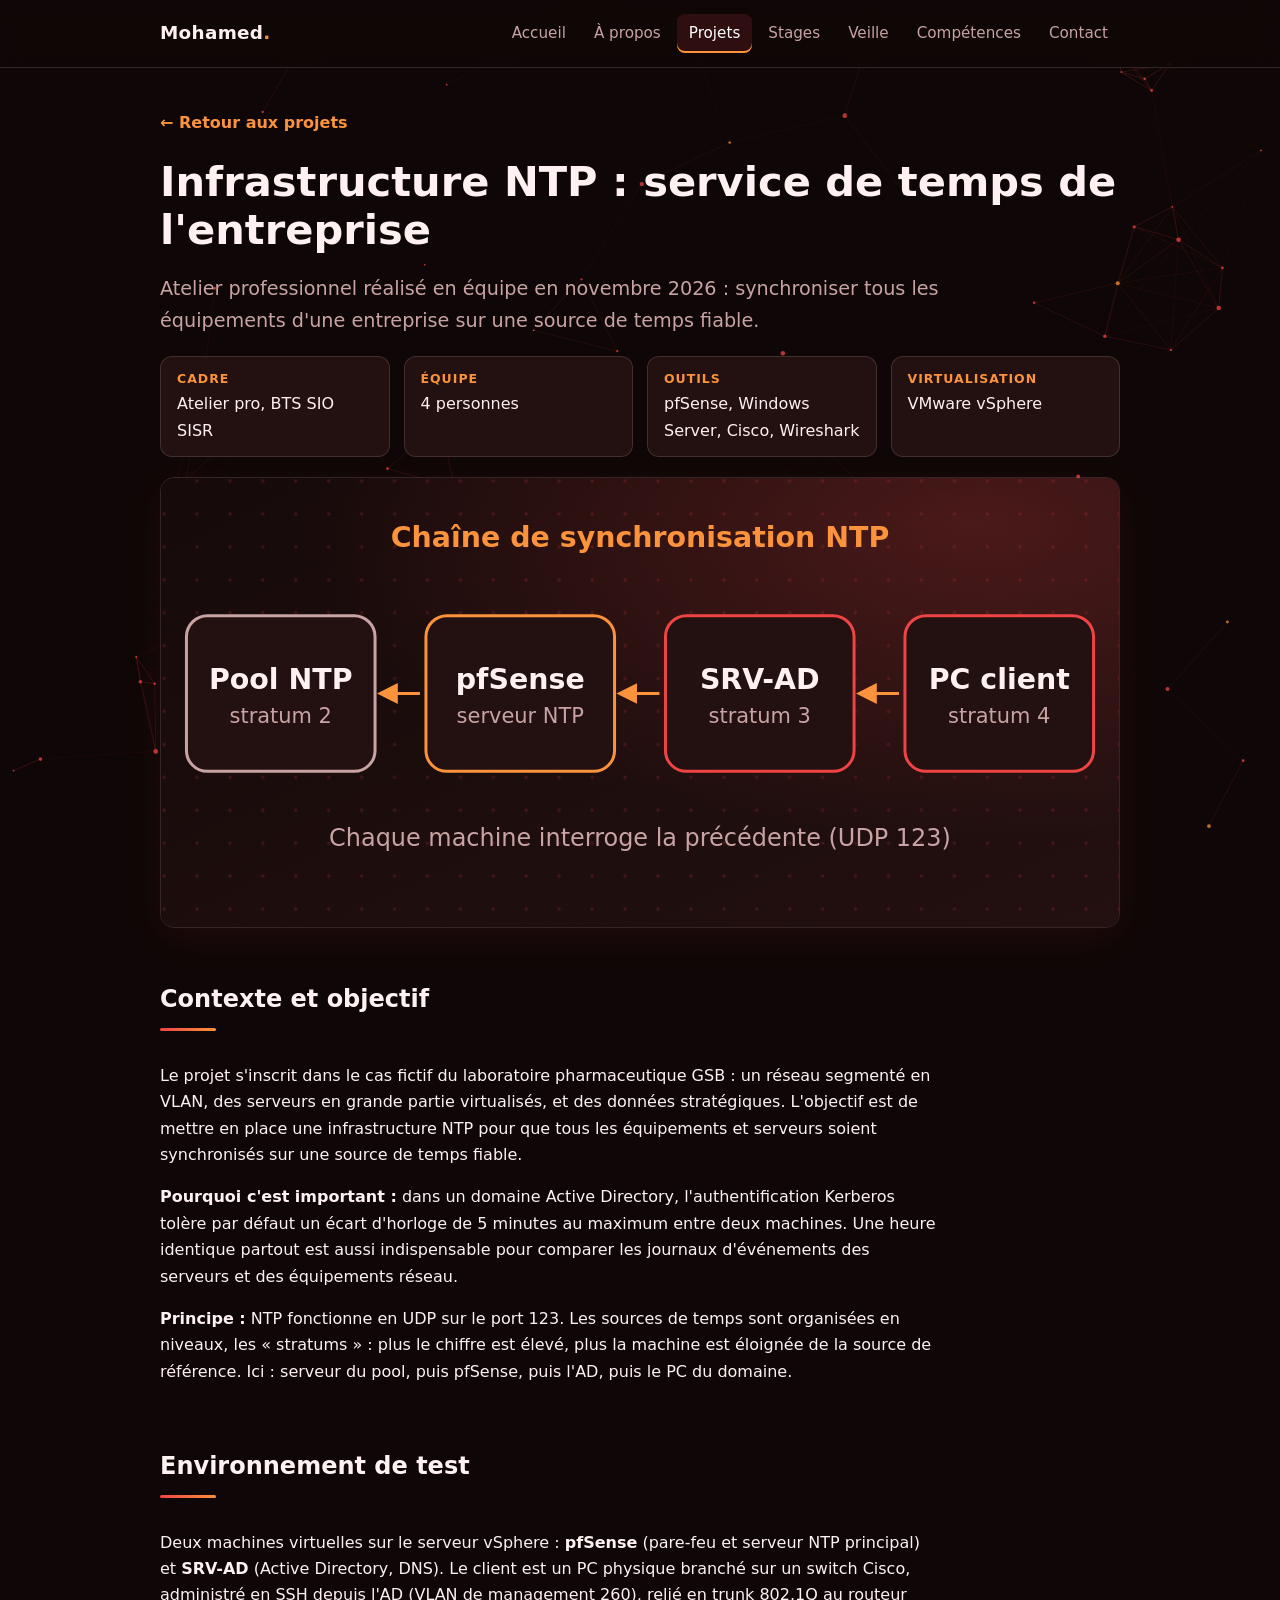
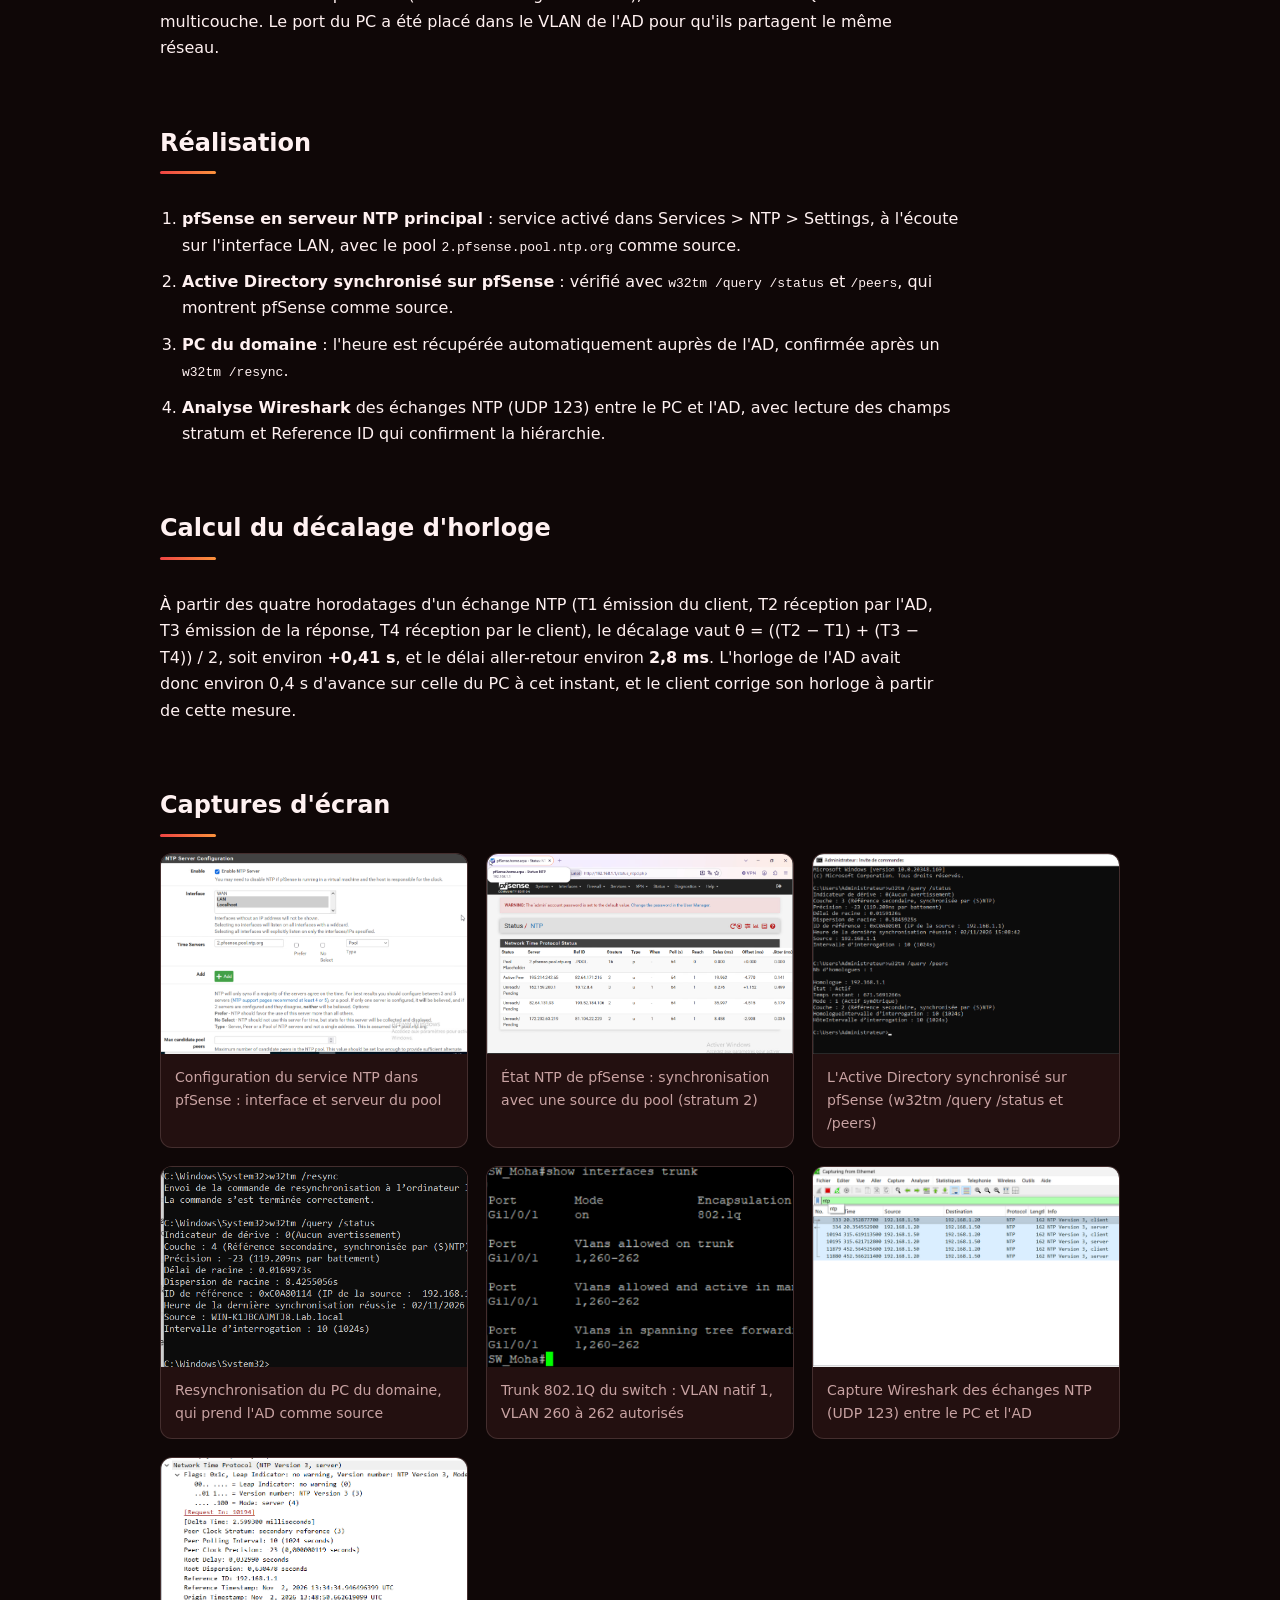
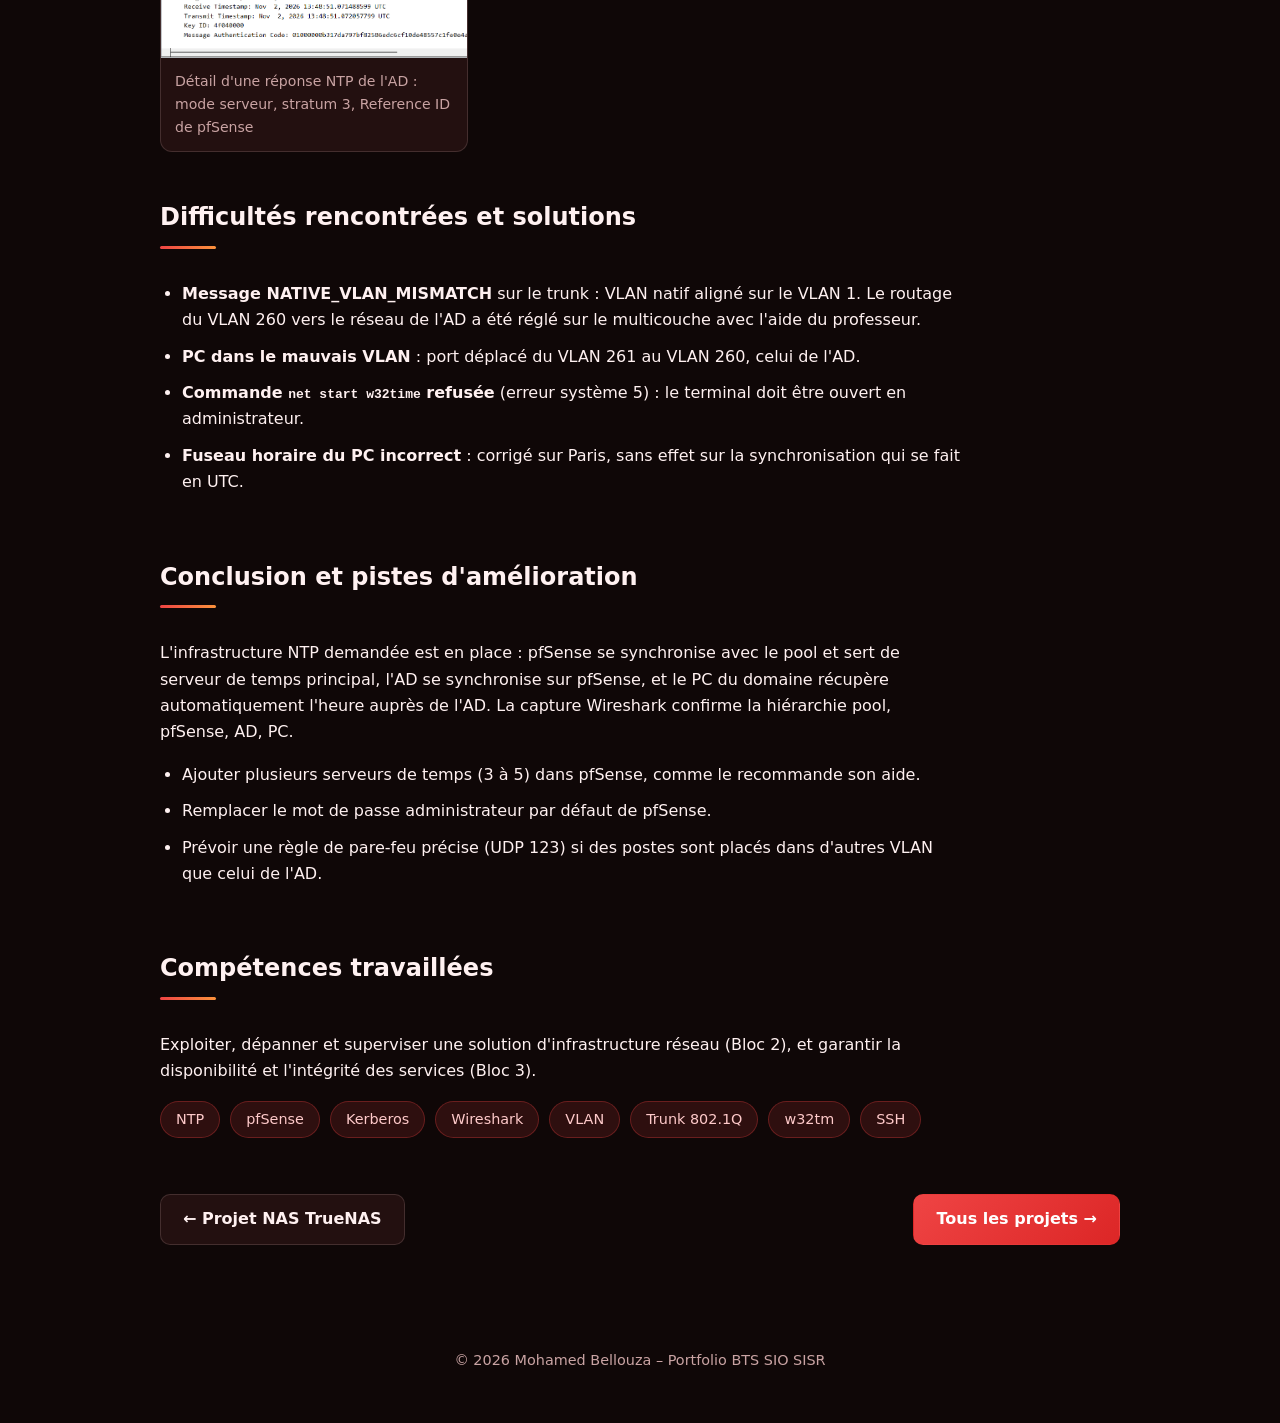
<file: projet-ntp.html>
<!DOCTYPE html>
<html lang="fr">
<head>
  <meta charset="UTF-8">
  <meta name="viewport" content="width=device-width, initial-scale=1">
  <title>Projet NTP – Mohamed Bellouza</title>
  <meta name="description" content="Infrastructure NTP : pfSense en serveur de temps, Active Directory et poste client synchronisés.">
  <link rel="stylesheet" href="style.css">
</head>
<body>

<canvas id="bg" aria-hidden="true"></canvas>

<header class="site-header">
  <nav>
    <a class="logo" href="index.html#accueil">Mohamed<span>.</span></a>
    <button class="menu-toggle" type="button" aria-label="Ouvrir le menu" aria-expanded="false">☰</button>
    <ul class="menu">
      <li><a href="index.html#accueil">Accueil</a></li>
      <li><a href="index.html#apropos">À propos</a></li>
      <li><a class="active" href="index.html#projets">Projets</a></li>
      <li><a href="index.html#stages">Stages</a></li>
      <li><a href="index.html#veille">Veille</a></li>
      <li><a href="index.html#competences">Compétences</a></li>
      <li><a href="index.html#contact">Contact</a></li>
    </ul>
  </nav>
</header>

<main class="detail">
  <a class="back" href="index.html#projets">← Retour aux projets</a>
  <h1>Infrastructure NTP : service de temps de l'entreprise</h1>
  <p class="lead">Atelier professionnel réalisé en équipe en novembre 2026 : synchroniser tous les équipements d'une entreprise sur une source de temps fiable.</p>
  <div class="facts"><div><b>Cadre</b>Atelier pro, BTS SIO SISR</div><div><b>Équipe</b>4 personnes</div><div><b>Outils</b>pfSense, Windows Server, Cisco, Wireshark</div><div><b>Virtualisation</b>VMware vSphere</div></div>
  <img class="banner" src="img/ntp.svg" alt="Chaîne de synchronisation NTP : pool, pfSense, SRV-AD, PC client">

  <h2>Contexte et objectif</h2>
  <p>Le projet s'inscrit dans le cas fictif du laboratoire pharmaceutique GSB : un réseau segmenté en VLAN, des serveurs en grande partie virtualisés, et des données stratégiques. L'objectif est de mettre en place une infrastructure NTP pour que tous les équipements et serveurs soient synchronisés sur une source de temps fiable.</p>
  <p><strong>Pourquoi c'est important :</strong> dans un domaine Active Directory, l'authentification Kerberos tolère par défaut un écart d'horloge de 5 minutes au maximum entre deux machines. Une heure identique partout est aussi indispensable pour comparer les journaux d'événements des serveurs et des équipements réseau.</p>
  <p><strong>Principe :</strong> NTP fonctionne en UDP sur le port 123. Les sources de temps sont organisées en niveaux, les « stratums » : plus le chiffre est élevé, plus la machine est éloignée de la source de référence. Ici : serveur du pool, puis pfSense, puis l'AD, puis le PC du domaine.</p>

  <h2>Environnement de test</h2>
  <p>Deux machines virtuelles sur le serveur vSphere : <strong>pfSense</strong> (pare-feu et serveur NTP principal) et <strong>SRV-AD</strong> (Active Directory, DNS). Le client est un PC physique branché sur un switch Cisco, administré en SSH depuis l'AD (VLAN de management 260), relié en trunk 802.1Q au routeur multicouche. Le port du PC a été placé dans le VLAN de l'AD pour qu'ils partagent le même réseau.</p>

  <h2>Réalisation</h2>
  <ol>
    <li><strong>pfSense en serveur NTP principal</strong> : service activé dans Services &gt; NTP &gt; Settings, à l'écoute sur l'interface LAN, avec le pool <code>2.pfsense.pool.ntp.org</code> comme source.</li>
    <li><strong>Active Directory synchronisé sur pfSense</strong> : vérifié avec <code>w32tm /query /status</code> et <code>/peers</code>, qui montrent pfSense comme source.</li>
    <li><strong>PC du domaine</strong> : l'heure est récupérée automatiquement auprès de l'AD, confirmée après un <code>w32tm /resync</code>.</li>
    <li><strong>Analyse Wireshark</strong> des échanges NTP (UDP 123) entre le PC et l'AD, avec lecture des champs stratum et Reference ID qui confirment la hiérarchie.</li>
  </ol>

  <h2>Calcul du décalage d'horloge</h2>
  <p>À partir des quatre horodatages d'un échange NTP (T1 émission du client, T2 réception par l'AD, T3 émission de la réponse, T4 réception par le client), le décalage vaut θ = ((T2 − T1) + (T3 − T4)) / 2, soit environ <strong>+0,41 s</strong>, et le délai aller-retour environ <strong>2,8 ms</strong>. L'horloge de l'AD avait donc environ 0,4 s d'avance sur celle du PC à cet instant, et le client corrige son horloge à partir de cette mesure.</p>

  <h2>Captures d'écran</h2>
  <div class="gallery">
      <figure class="shot reveal"><img src="img/ntp-pfsense-config.png" alt="Configuration du service NTP dans pfSense : interface et serveur du pool" loading="lazy"><figcaption>Configuration du service NTP dans pfSense : interface et serveur du pool</figcaption></figure>
      <figure class="shot reveal"><img src="img/ntp-pfsense-status.png" alt="État NTP de pfSense : synchronisation avec une source du pool (stratum 2)" loading="lazy"><figcaption>État NTP de pfSense : synchronisation avec une source du pool (stratum 2)</figcaption></figure>
      <figure class="shot reveal"><img src="img/ntp-ad-w32tm.png" alt="L'Active Directory synchronisé sur pfSense (w32tm /query /status et /peers)" loading="lazy"><figcaption>L'Active Directory synchronisé sur pfSense (w32tm /query /status et /peers)</figcaption></figure>
      <figure class="shot reveal"><img src="img/ntp-pc-resync.png" alt="Resynchronisation du PC du domaine, qui prend l'AD comme source" loading="lazy"><figcaption>Resynchronisation du PC du domaine, qui prend l'AD comme source</figcaption></figure>
      <figure class="shot reveal"><img src="img/ntp-switch-trunk.png" alt="Trunk 802.1Q du switch : VLAN natif 1, VLAN 260 à 262 autorisés" loading="lazy"><figcaption>Trunk 802.1Q du switch : VLAN natif 1, VLAN 260 à 262 autorisés</figcaption></figure>
      <figure class="shot reveal"><img src="img/ntp-wireshark.png" alt="Capture Wireshark des échanges NTP (UDP 123) entre le PC et l'AD" loading="lazy"><figcaption>Capture Wireshark des échanges NTP (UDP 123) entre le PC et l'AD</figcaption></figure>
      <figure class="shot reveal"><img src="img/ntp-wireshark-reponse.png" alt="Détail d'une réponse NTP de l'AD : mode serveur, stratum 3, Reference ID de pfSense" loading="lazy"><figcaption>Détail d'une réponse NTP de l'AD : mode serveur, stratum 3, Reference ID de pfSense</figcaption></figure>
    </div>

  <h2>Difficultés rencontrées et solutions</h2>
  <ul class="plain">
    <li><strong>Message NATIVE_VLAN_MISMATCH</strong> sur le trunk : VLAN natif aligné sur le VLAN 1. Le routage du VLAN 260 vers le réseau de l'AD a été réglé sur le multicouche avec l'aide du professeur.</li>
    <li><strong>PC dans le mauvais VLAN</strong> : port déplacé du VLAN 261 au VLAN 260, celui de l'AD.</li>
    <li><strong>Commande <code>net start w32time</code> refusée</strong> (erreur système 5) : le terminal doit être ouvert en administrateur.</li>
    <li><strong>Fuseau horaire du PC incorrect</strong> : corrigé sur Paris, sans effet sur la synchronisation qui se fait en UTC.</li>
  </ul>

  <h2>Conclusion et pistes d'amélioration</h2>
  <p>L'infrastructure NTP demandée est en place : pfSense se synchronise avec le pool et sert de serveur de temps principal, l'AD se synchronise sur pfSense, et le PC du domaine récupère automatiquement l'heure auprès de l'AD. La capture Wireshark confirme la hiérarchie pool, pfSense, AD, PC.</p>
  <ul class="plain">
    <li>Ajouter plusieurs serveurs de temps (3 à 5) dans pfSense, comme le recommande son aide.</li>
    <li>Remplacer le mot de passe administrateur par défaut de pfSense.</li>
    <li>Prévoir une règle de pare-feu précise (UDP 123) si des postes sont placés dans d'autres VLAN que celui de l'AD.</li>
  </ul>

  <h2>Compétences travaillées</h2>
  <p>Exploiter, dépanner et superviser une solution d'infrastructure réseau (Bloc 2), et garantir la disponibilité et l'intégrité des services (Bloc 3).</p>
  <ul class="tags reveal"><li>NTP</li><li>pfSense</li><li>Kerberos</li><li>Wireshark</li><li>VLAN</li><li>Trunk 802.1Q</li><li>w32tm</li><li>SSH</li></ul>

  <div class="pager">
    <a class="btn" href="projet-nas.html">← Projet NAS TrueNAS</a>
    <a class="btn primary" href="index.html#projets">Tous les projets →</a>
  </div>
</main>

<footer>
  <p>© 2026 Mohamed Bellouza – Portfolio BTS SIO SISR</p>
</footer>

<script src="script.js"></script>
</body>
</html>
</file>
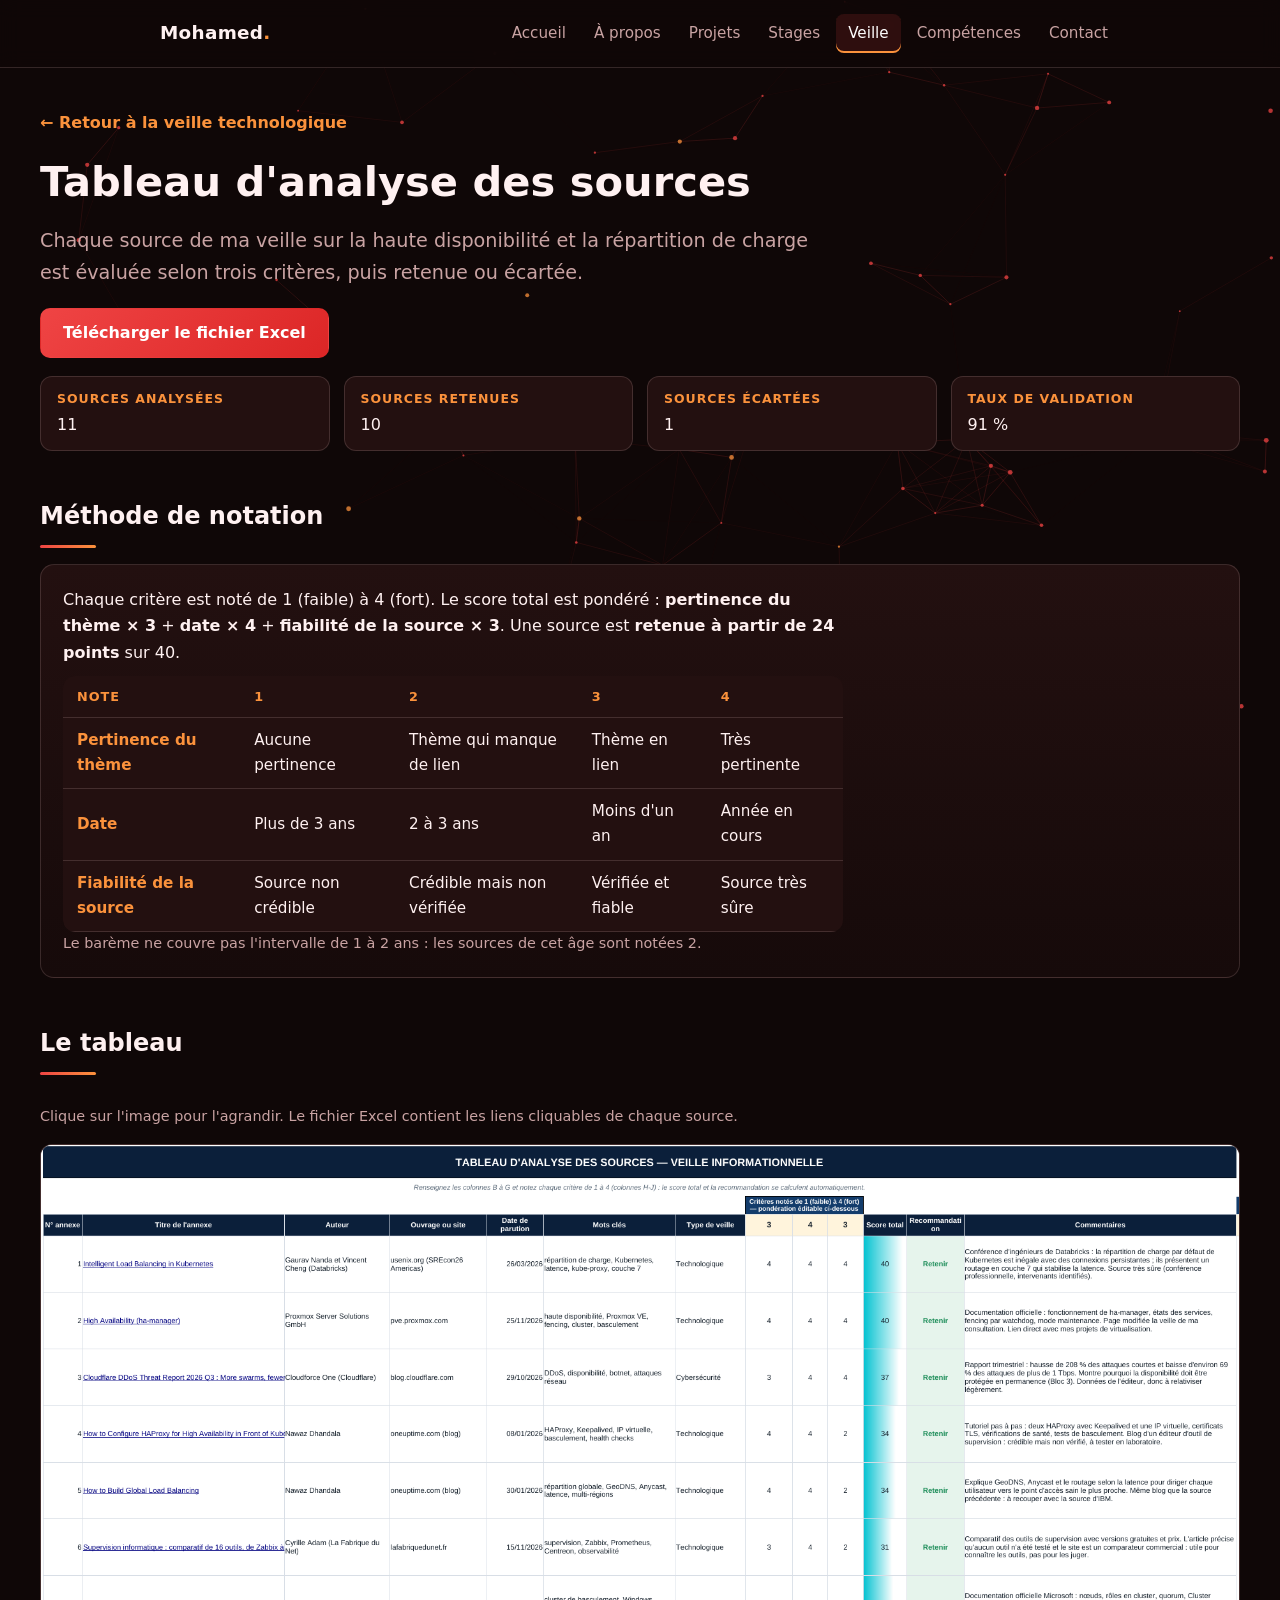
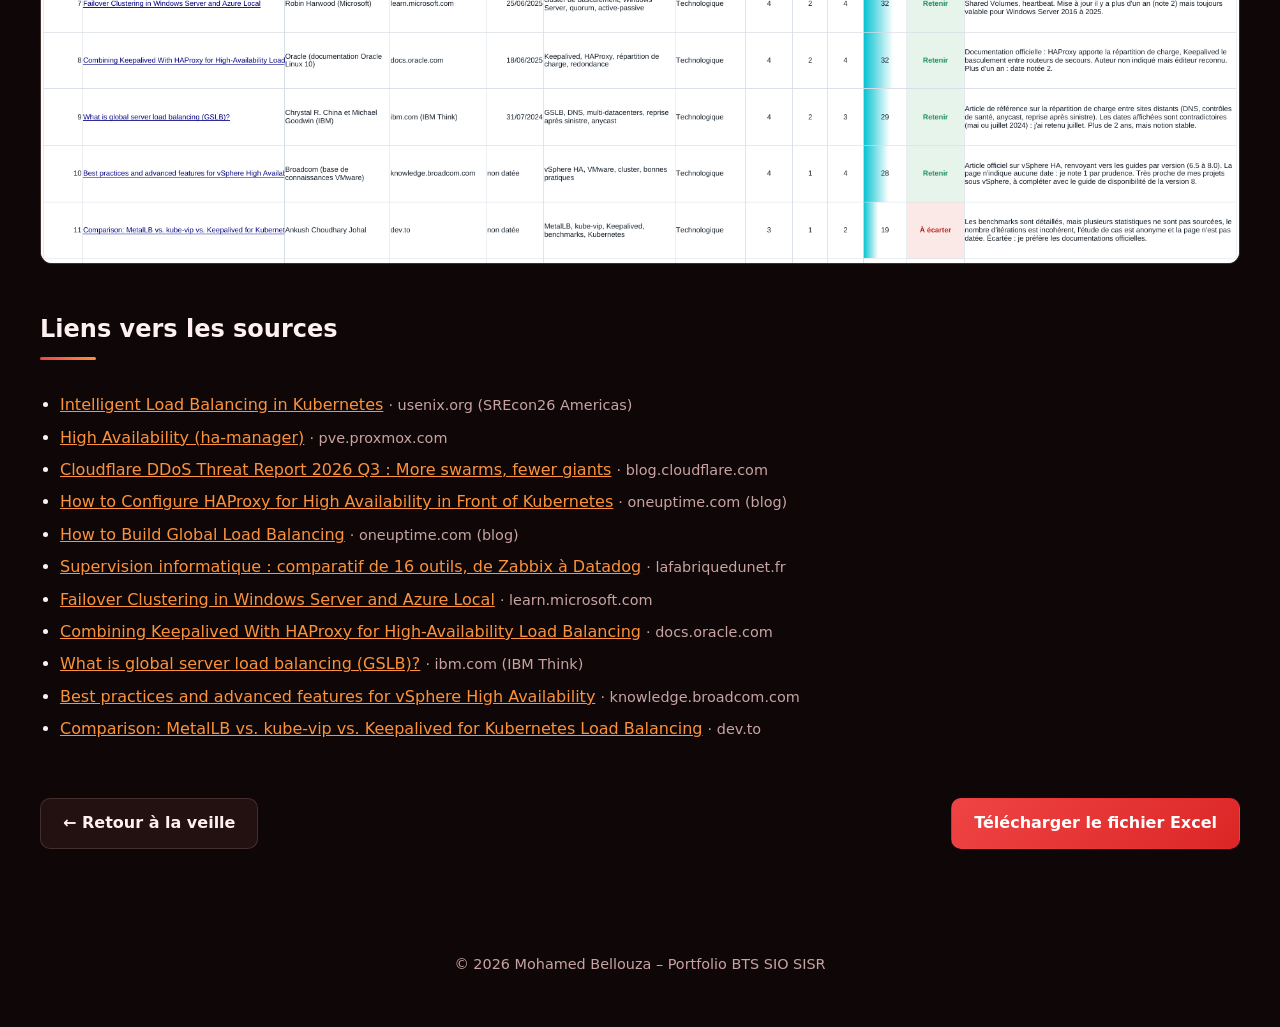
<file: tableau-sources.html>
<!DOCTYPE html>
<html lang="fr">
<head>
  <meta charset="UTF-8">
  <meta name="viewport" content="width=device-width, initial-scale=1">
  <title>Tableau d'analyse des sources – Mohamed Bellouza</title>
  <meta name="description" content="Tableau d'analyse des sources de ma veille technologique sur la haute disponibilité et la répartition de charge.">
  <link rel="stylesheet" href="style.css">
</head>
<body>

<canvas id="bg" aria-hidden="true"></canvas>

<header class="site-header">
  <nav>
    <a class="logo" href="index.html#accueil">Mohamed<span>.</span></a>
    <button class="menu-toggle" type="button" aria-label="Ouvrir le menu" aria-expanded="false">☰</button>
    <ul class="menu">
      <li><a href="index.html#accueil">Accueil</a></li>
      <li><a href="index.html#apropos">À propos</a></li>
      <li><a href="index.html#projets">Projets</a></li>
      <li><a href="index.html#stages">Stages</a></li>
      <li><a class="active" href="index.html#veille">Veille</a></li>
      <li><a href="index.html#competences">Compétences</a></li>
      <li><a href="index.html#contact">Contact</a></li>
    </ul>
  </nav>
</header>

<main class="detail wide">
  <a class="back" href="index.html#veille">← Retour à la veille technologique</a>
  <h1>Tableau d'analyse des sources</h1>
  <p class="lead">Chaque source de ma veille sur la haute disponibilité et la répartition de charge est évaluée selon trois critères, puis retenue ou écartée.</p>
  <p><a class="btn primary" href="tableau-analyse-sources.xlsx" download>Télécharger le fichier Excel</a></p>

  <div class="facts">
    <div><b>Sources analysées</b>11</div>
    <div><b>Sources retenues</b>10</div>
    <div><b>Sources écartées</b>1</div>
    <div><b>Taux de validation</b>91 %</div>
  </div>

  <h2>Méthode de notation</h2>
  <div class="card">
    <p>Chaque critère est noté de 1 (faible) à 4 (fort). Le score total est pondéré : <strong>pertinence du thème × 3</strong> + <strong>date × 4</strong> + <strong>fiabilité de la source × 3</strong>. Une source est <strong>retenue à partir de 24 points</strong> sur 40.</p>
    <div class="table-wrap"><table class="bareme">
      <tr><th>Note</th><th>1</th><th>2</th><th>3</th><th>4</th></tr>
      <tr><td>Pertinence du thème</td><td>Aucune pertinence</td><td>Thème qui manque de lien</td><td>Thème en lien</td><td>Très pertinente</td></tr>
      <tr><td>Date</td><td>Plus de 3 ans</td><td>2 à 3 ans</td><td>Moins d'un an</td><td>Année en cours</td></tr>
      <tr><td>Fiabilité de la source</td><td>Source non crédible</td><td>Crédible mais non vérifiée</td><td>Vérifiée et fiable</td><td>Source très sûre</td></tr>
    </table></div>
    <p class="meta">Le barème ne couvre pas l'intervalle de 1 à 2 ans : les sources de cet âge sont notées 2.</p>
  </div>

  <h2>Le tableau</h2>
  <p class="meta">Clique sur l'image pour l'agrandir. Le fichier Excel contient les liens cliquables de chaque source.</p>
  <figure class="shot full"><img src="img/tableau-sources.png" alt="Tableau d'analyse des sources de ma veille : 11 sources notées sur la pertinence, la date et la fiabilité"></figure>

  <h2>Liens vers les sources</h2>
  <ul class="src-links">
<li><a href="https://www.usenix.org/conference/srecon26americas/presentation/nanda" target="_blank" rel="noopener">Intelligent Load Balancing in Kubernetes</a> <span class="meta">· usenix.org (SREcon26 Americas)</span></li>
<li><a href="https://pve.proxmox.com/wiki/High_Availability" target="_blank" rel="noopener">High Availability (ha-manager)</a> <span class="meta">· pve.proxmox.com</span></li>
<li><a href="https://blog.cloudflare.com/ddos-threat-report-2026-q3/" target="_blank" rel="noopener">Cloudflare DDoS Threat Report 2026 Q3 : More swarms, fewer giants</a> <span class="meta">· blog.cloudflare.com</span></li>
<li><a href="https://oneuptime.com/blog/post/2026-01-08-haproxy-kubernetes-high-availability/view" target="_blank" rel="noopener">How to Configure HAProxy for High Availability in Front of Kubernetes</a> <span class="meta">· oneuptime.com (blog)</span></li>
<li><a href="https://oneuptime.com/blog/post/2026-01-30-global-load-balancing/view" target="_blank" rel="noopener">How to Build Global Load Balancing</a> <span class="meta">· oneuptime.com (blog)</span></li>
<li><a href="https://www.lafabriquedunet.fr/logiciels/tech/supervision-informatique" target="_blank" rel="noopener">Supervision informatique : comparatif de 16 outils, de Zabbix à Datadog</a> <span class="meta">· lafabriquedunet.fr</span></li>
<li><a href="https://learn.microsoft.com/windows-server/failover-clustering/failover-clustering-overview" target="_blank" rel="noopener">Failover Clustering in Windows Server and Azure Local</a> <span class="meta">· learn.microsoft.com</span></li>
<li><a href="https://docs.oracle.com/en/operating-systems/oracle-linux/10/balancing/balancing-AboutCombiningKeepalivedWithHAProxyforHighAvailabilityLoadBalancing.html" target="_blank" rel="noopener">Combining Keepalived With HAProxy for High-Availability Load Balancing</a> <span class="meta">· docs.oracle.com</span></li>
<li><a href="https://www.ibm.com/think/topics/global-server-load-balancing" target="_blank" rel="noopener">What is global server load balancing (GSLB)?</a> <span class="meta">· ibm.com (IBM Think)</span></li>
<li><a href="https://knowledge.broadcom.com/external/article/313917/best-practices-and-advanced-features-for.html" target="_blank" rel="noopener">Best practices and advanced features for vSphere High Availability</a> <span class="meta">· knowledge.broadcom.com</span></li>
<li><a href="https://dev.to/johalputt/comparison-metallb-vs-kube-vip-vs-keepalived-for-kubernetes-load-balancing-2oo8" target="_blank" rel="noopener">Comparison: MetalLB vs. kube-vip vs. Keepalived for Kubernetes Load Balancing</a> <span class="meta">· dev.to</span></li>
  </ul>

  <div class="pager">
    <a class="btn" href="index.html#veille">← Retour à la veille</a>
    <a class="btn primary" href="tableau-analyse-sources.xlsx" download>Télécharger le fichier Excel</a>
  </div>
</main>

<footer>
  <p>© 2026 Mohamed Bellouza – Portfolio BTS SIO SISR</p>
</footer>

<script src="script.js"></script>
</body>
</html>
</file>
<file: style.css>
:root {
  /* ===== PALETTE : rouge sombre (modifie ces valeurs pour changer de couleur) ===== */
  --bg: #0f0707;
  --bg-2: #160a0a;
  --surface: #231010;
  --text: #fff1f1;
  --muted: #c9a3a3;
  --accent: #ef4444;
  --accent-2: #fb923c;
  --accent-strong: #dc2626;
  --tag-text: #fecaca;
  --glow-1: #b91c1c;
  --glow-2: #c2410c;
  --bg-rgb: 15, 7, 7;
  --accent-rgb: 239, 68, 68;
  --accent2-rgb: 251, 146, 60;
  --accent-soft: rgba(var(--accent-rgb), 0.14);
  --border: rgba(201, 163, 163, 0.2);
}

* { box-sizing: border-box; }

html { scroll-behavior: smooth; scroll-padding-top: 76px; }

body {
  margin: 0;
  font-family: system-ui, -apple-system, "Segoe UI", Roboto, sans-serif;
  background: var(--bg);
  color: var(--text);
  line-height: 1.65;
  overflow-x: hidden;
}

a { color: var(--accent-2); }

/* ---------- En-tête ---------- */
.site-header {
  position: fixed;
  top: 0; left: 0; right: 0;
  background: rgba(var(--bg-rgb), 0.8);
  backdrop-filter: blur(10px);
  border-bottom: 1px solid var(--border);
  z-index: 50;
}

.site-header nav {
  max-width: 1000px;
  margin: 0 auto;
  padding: 14px 20px;
  display: flex;
  justify-content: space-between;
  align-items: center;
}

.logo { font-weight: 800; font-size: 1.15rem; text-decoration: none; color: var(--text); letter-spacing: 0.3px; }
.logo span { color: var(--accent-2); }

.menu { list-style: none; display: flex; gap: 4px; margin: 0; padding: 0; }
.menu a {
  display: block;
  padding: 7px 12px;
  border-radius: 8px;
  text-decoration: none;
  color: var(--muted);
  font-weight: 500;
  font-size: 0.95rem;
  transition: color 0.2s, background 0.2s;
}
.menu a:hover { color: var(--text); background: var(--accent-soft); }
.menu a.active { color: #fff; background: var(--accent-soft); box-shadow: inset 0 -2px 0 var(--accent-2); }

.menu-toggle {
  display: none;
  background: none;
  border: 1px solid var(--border);
  color: var(--text);
  font-size: 1.3rem;
  border-radius: 8px;
  padding: 2px 10px;
  cursor: pointer;
}

/* ---------- Mise en page ---------- */
main { max-width: 1000px; margin: 0 auto; padding: 0 20px; }

section { padding: 90px 0 10px; }

h1 { font-size: clamp(2.2rem, 6vw, 3.6rem); margin: 8px 0 16px; line-height: 1.15; }
h2 {
  font-size: 1.9rem;
  margin: 0 0 14px;
  position: relative;
  display: inline-block;
}
h2::after {
  content: "";
  display: block;
  height: 3px;
  width: 56px;
  margin-top: 8px;
  border-radius: 3px;
  background: linear-gradient(90deg, var(--accent), var(--accent-2));
}
h3 { margin: 0 0 8px; font-size: 1.1rem; }
h3.sub { margin: 36px 0 14px; font-size: 1.2rem; color: var(--accent-2); }

.section-lead { color: var(--muted); margin: 0 0 24px; max-width: 640px; }

/* ---------- Accueil ---------- */
.hero {
  position: relative;
  min-height: 100vh;
  display: flex;
  align-items: center;
  padding: 120px 0 60px;
}
.hero-inner { position: relative; z-index: 1; }
.eyebrow {
  color: var(--accent-2);
  font-weight: 600;
  letter-spacing: 1.5px;
  text-transform: uppercase;
  font-size: 0.85rem;
  margin: 0;
}
.gradient {
  background: linear-gradient(90deg, var(--accent), var(--accent-2), var(--accent));
  background-size: 200% auto;
  -webkit-background-clip: text;
  background-clip: text;
  color: transparent;
  animation: shine 6s linear infinite;
}
.lead { font-size: 1.2rem; color: var(--muted); max-width: 620px; }

.glow {
  position: absolute;
  border-radius: 50%;
  filter: blur(80px);
  opacity: 0.45;
  pointer-events: none;
}
.glow-1 { width: 380px; height: 380px; background: var(--glow-1); top: 8%; right: -60px; animation: float 9s ease-in-out infinite; }
.glow-2 { width: 300px; height: 300px; background: var(--glow-2); bottom: 5%; left: -80px; animation: float 11s ease-in-out infinite reverse; }

.buttons { display: flex; gap: 12px; flex-wrap: wrap; margin-top: 28px; }
.btn {
  display: inline-block;
  padding: 11px 22px;
  border-radius: 10px;
  border: 1px solid var(--border);
  background: var(--surface);
  color: var(--text);
  text-decoration: none;
  font-weight: 600;
  transition: transform 0.2s, box-shadow 0.2s, border-color 0.2s;
}
.btn:hover { transform: translateY(-3px); border-color: var(--accent); box-shadow: 0 8px 22px rgba(var(--accent-rgb), 0.25); }
.btn.primary { background: linear-gradient(135deg, var(--accent), var(--accent-strong)); border-color: transparent; color: #ffffff; }

/* ---------- Cartes ---------- */
.card {
  background: linear-gradient(180deg, var(--surface), var(--bg-2));
  border: 1px solid var(--border);
  border-radius: 14px;
  padding: 22px;
  transition: transform 0.25s, border-color 0.25s, box-shadow 0.25s;
}
.card:hover { transform: translateY(-4px); border-color: rgba(var(--accent-rgb), 0.55); box-shadow: 0 12px 30px rgba(0, 0, 0, 0.35), 0 0 0 1px rgba(var(--accent-rgb), 0.15); }
.card p { margin: 0 0 10px; }
.card p:last-child, .card ul:last-child { margin-bottom: 0; }
.card ul { margin: 0 0 10px; padding-left: 20px; }
.card li { margin-bottom: 4px; }

.grid { display: grid; grid-template-columns: repeat(auto-fit, minmax(290px, 1fr)); gap: 20px; }
.timeline { display: grid; gap: 14px; position: relative; padding-left: 22px; border-left: 2px solid var(--border); }
.timeline .card { position: relative; }
.timeline .card::before {
  content: "";
  position: absolute;
  left: -30px; top: 26px;
  width: 12px; height: 12px;
  border-radius: 50%;
  background: var(--accent-2);
  box-shadow: 0 0 0 4px rgba(var(--accent2-rgb), 0.2);
}

.meta { color: var(--muted); font-size: 0.9rem; }
.badge {
  display: inline-block;
  font-size: 0.72rem;
  font-weight: 600;
  padding: 2px 10px;
  margin-left: 6px;
  border-radius: 999px;
  background: rgba(var(--accent2-rgb), 0.15);
  color: var(--accent-2);
  vertical-align: middle;
}

.tags { list-style: none; padding: 0; display: flex; flex-wrap: wrap; gap: 10px; margin: 0; }
.tags li {
  background: var(--accent-soft);
  color: var(--tag-text);
  border: 1px solid rgba(var(--accent-rgb), 0.3);
  padding: 6px 15px;
  border-radius: 999px;
  font-size: 0.9rem;
  font-weight: 500;
  transition: transform 0.2s, background 0.2s;
}
.tags li:hover { transform: translateY(-2px); background: rgba(var(--accent-rgb), 0.25); }

.contact-list { list-style: none; padding: 0 !important; margin: 0 0 18px !important; }
.contact-list li { margin-bottom: 8px; }

footer { text-align: center; color: var(--muted); font-size: 0.9rem; padding: 70px 20px 36px; }

/* ---------- Animations ---------- */
.reveal { opacity: 0; transform: translateY(26px); transition: opacity 0.7s ease, transform 0.7s ease; }
.reveal.visible { opacity: 1; transform: none; }
.card.reveal.visible:hover { transform: translateY(-4px); }

.hero-inner > * { animation: rise 0.9s ease both; }
.hero-inner > *:nth-child(2) { animation-delay: 0.12s; }
.hero-inner > *:nth-child(3) { animation-delay: 0.24s; }
.hero-inner > *:nth-child(4) { animation-delay: 0.36s; }

@keyframes rise { from { opacity: 0; transform: translateY(28px); } to { opacity: 1; transform: none; } }
@keyframes float { 0%, 100% { transform: translate(0, 0); } 50% { transform: translate(-30px, 24px); } }
@keyframes shine { to { background-position: 200% center; } }

@media (prefers-reduced-motion: reduce) {
  html { scroll-behavior: auto; }
  *, *::before, *::after { animation: none !important; transition: none !important; }
  .reveal { opacity: 1; transform: none; }
}

/* ---------- Mobile ---------- */
@media (max-width: 760px) {
  .menu-toggle { display: block; }
  .menu {
    display: none;
    position: absolute;
    top: 100%; left: 0; right: 0;
    flex-direction: column;
    background: rgba(var(--bg-rgb), 0.97);
    border-bottom: 1px solid var(--border);
    padding: 10px 20px 16px;
  }
  .menu.open { display: flex; }
  .menu a { padding: 10px 12px; }
}

/* ---------- Fond animé (réseau de points) ---------- */
#bg { position: fixed; inset: 0; width: 100%; height: 100%; z-index: 0; pointer-events: none; }
main, footer { position: relative; z-index: 1; }

/* ---------- Cartes de projets détaillées ---------- */
.grid.projects { grid-template-columns: repeat(auto-fit, minmax(320px, 1fr)); align-items: start; }
.card .tags { margin-top: 16px; }
.card .tags li { font-size: 0.8rem; padding: 4px 12px; }
.card details { margin: 4px 0 12px; padding: 10px 0; border-top: 1px solid var(--border); border-bottom: 1px solid var(--border); }
.card summary { cursor: pointer; font-weight: 600; color: var(--accent-2); }
.card details ul { margin: 10px 0 0; }
.card code { background: rgba(var(--accent-rgb), 0.14); color: var(--tag-text); }
.card ul.tags { padding-left: 0; }

/* ---------- Projets : cartes pleine largeur en deux colonnes ---------- */
.grid.projects { grid-template-columns: 1fr; gap: 22px; }
.proj-body { display: grid; grid-template-columns: 1.2fr 1fr; gap: 6px 36px; align-items: start; margin-top: 8px; }
.proj-side { padding-left: 28px; border-left: 1px solid var(--border); }
.proj-side details { margin-top: 0; border-top: 0; padding-top: 0; }
.proj-side .tags { margin-top: 14px; }
@media (max-width: 860px) {
  .proj-body { grid-template-columns: 1fr; }
  .proj-side { padding-left: 0; border-left: 0; border-top: 1px solid var(--border); padding-top: 14px; margin-top: 4px; }
}

/* ---------- Cartes de projets cliquables ---------- */
.grid.projects { grid-template-columns: repeat(auto-fit, minmax(290px, 1fr)); align-items: stretch; }
a.proj-card { display: flex; flex-direction: column; padding: 0; overflow: hidden; text-decoration: none; color: inherit; }
.proj-card .thumb { display: block; width: 100%; height: auto; border-bottom: 1px solid var(--border); transition: transform 0.4s; }
.proj-card:hover .thumb { transform: scale(1.04); }
.proj-card { overflow: hidden; }
.proj-card .proj-text { padding: 18px 22px 22px; display: flex; flex-direction: column; flex: 1; }
.proj-card .more { margin-top: auto; padding-top: 14px; color: var(--accent-2); font-weight: 600; transition: letter-spacing 0.2s; }
.proj-card:hover .more { letter-spacing: 0.5px; }

/* ---------- Pages de détail d'un projet ---------- */
.detail { padding-top: 110px; padding-bottom: 20px; }
.back { display: inline-block; margin-bottom: 14px; color: var(--accent-2); text-decoration: none; font-weight: 600; }
.back:hover { text-decoration: underline; }
.detail h1 { font-size: clamp(1.8rem, 4.5vw, 2.6rem); }
.detail .banner { display: block; width: 100%; height: auto; border-radius: 14px; border: 1px solid var(--border); margin: 20px 0 6px; box-shadow: 0 10px 40px rgba(var(--accent-rgb), 0.08); }
.detail h2 { font-size: 1.5rem; margin: 46px 0 16px; }
.detail p, .detail li { max-width: 780px; }
.detail ol, .detail ul.plain { padding-left: 22px; }
.detail ol li, .detail ul.plain li { margin-bottom: 10px; }
.facts { display: grid; grid-template-columns: repeat(auto-fit, minmax(190px, 1fr)); gap: 14px; margin-top: 18px; }
.facts div { background: var(--surface); border: 1px solid var(--border); border-radius: 12px; padding: 12px 16px; }
.facts b { display: block; color: var(--accent-2); font-size: 0.78rem; text-transform: uppercase; letter-spacing: 1px; margin-bottom: 2px; }
.gallery { display: grid; grid-template-columns: repeat(auto-fill, minmax(300px, 1fr)); gap: 18px; }
.shot { margin: 0; background: var(--surface); border: 1px solid var(--border); border-radius: 12px; overflow: hidden; transition: transform 0.25s, border-color 0.25s, box-shadow 0.25s; }
.shot:hover { transform: translateY(-4px); border-color: rgba(var(--accent-rgb), 0.6); box-shadow: 0 12px 30px rgba(0, 0, 0, 0.35), 0 0 22px rgba(var(--accent-rgb), 0.15); }
.shot img { display: block; width: 100%; height: 200px; object-fit: cover; object-position: top left; background: #000; cursor: zoom-in; }
.shot figcaption { padding: 12px 14px; font-size: 0.88rem; color: var(--muted); }
.table-wrap { overflow-x: auto; }
.detail table { border-collapse: collapse; width: 100%; max-width: 780px; background: var(--surface); border-radius: 12px; overflow: hidden; }
.detail th, .detail td { text-align: left; padding: 10px 14px; border-bottom: 1px solid var(--border); font-size: 0.95rem; }
.detail th { color: var(--accent-2); font-size: 0.8rem; text-transform: uppercase; letter-spacing: 1px; }
.pager { display: flex; justify-content: space-between; gap: 12px; flex-wrap: wrap; margin-top: 56px; }
.lightbox { position: fixed; inset: 0; z-index: 200; display: flex; flex-direction: column; align-items: center; justify-content: center; padding: 24px; background: rgba(var(--bg-rgb), 0.95); cursor: zoom-out; animation: rise 0.3s ease; }
.lightbox img { max-width: 94vw; max-height: 78vh; border-radius: 10px; border: 1px solid var(--accent); box-shadow: 0 0 50px rgba(var(--accent-rgb), 0.25); }
.lightbox p { margin: 14px 0 0; color: var(--muted); max-width: 800px; text-align: center; }

/* ---------- Tableau d'analyse des sources ---------- */
main.detail.wide { max-width: 1240px; }
.table-wrap { overflow-x: auto; -webkit-overflow-scrolling: touch; border-radius: 12px; }
.sources-table { border-collapse: collapse; width: 100%; min-width: 1180px; max-width: none; background: var(--surface); font-size: 0.85rem; }
.sources-table th { position: sticky; top: 0; background: #1b0c0c; color: var(--accent-2); text-transform: uppercase; font-size: 0.7rem; letter-spacing: 0.8px; padding: 12px 10px; white-space: nowrap; }
.sources-table td { padding: 12px 10px; vertical-align: top; border-bottom: 1px solid var(--border); }
.sources-table tr:hover td { background: rgba(var(--accent-rgb), 0.07); }
.sources-table td.t { min-width: 260px; font-weight: 600; }
.sources-table td.com { min-width: 320px; color: var(--muted); }
.sources-table td.c { text-align: center; }
.sources-table td.nw { white-space: nowrap; }
.reco { display: inline-block; padding: 3px 12px; border-radius: 999px; font-weight: 700; font-size: 0.78rem; white-space: nowrap; }
.reco.ok { background: rgba(var(--accent-rgb), 0.18); color: var(--accent); }
.reco.no { background: rgba(251, 146, 60, 0.18); color: #fdba74; }
table.bareme { min-width: 640px; font-size: 0.85rem; }
.bareme td:first-child { font-weight: 600; color: var(--accent-2); }
.btn-row { margin-top: 16px; }

.sources-table { min-width: 980px; }
.sources-table td.t { min-width: 240px; }
.sources-table td.com { min-width: 280px; }
.sources-table .src { display: block; margin-top: 6px; font-weight: 400; font-size: 0.78rem; color: var(--muted); }

/* Accueil enrichi */
.hero-grid{display:grid;grid-template-columns:1.15fr 1fr;gap:40px;align-items:center;position:relative;z-index:1}
.hero-tags{margin:18px 0 0}
.term{background:rgba(15,6,6,.85);border:1px solid var(--border);border-radius:14px;box-shadow:0 20px 50px rgba(0,0,0,.45),0 0 40px rgba(var(--accent-rgb),.12);overflow:hidden;animation:rise .9s .3s ease both}
.term-bar{display:flex;align-items:center;gap:7px;padding:10px 14px;border-bottom:1px solid var(--border);background:rgba(255,255,255,.03)}
.term-bar span{width:11px;height:11px;border-radius:50%;background:#4a1d1d}
.term-bar span:first-child{background:#ef4444}
.term-bar em{margin-left:8px;font-style:normal;font-size:.8rem;color:var(--muted)}
.term pre{margin:0;padding:18px;font:.92rem/1.7 ui-monospace,Menlo,Consolas,monospace;color:var(--tag-text);white-space:pre-wrap}
.term pre b{color:var(--accent-2)}
.term pre i{color:var(--accent);font-style:normal}
.cursor{display:inline-block;width:8px;height:1em;background:var(--accent);vertical-align:-2px;margin-left:4px;animation:blink 1s steps(1) infinite}
@keyframes blink{50%{opacity:0}}
.stats{display:grid;grid-template-columns:repeat(4,1fr);gap:14px;margin-top:44px;position:relative;z-index:1}
.stats div{background:rgba(35,16,16,.6);border:1px solid var(--border);border-radius:12px;padding:16px;text-align:center}
.stats strong{display:block;font-size:1.8rem;color:var(--accent-2)}
.stats span{color:var(--muted);font-size:.88rem}
@media(max-width:820px){.hero-grid{grid-template-columns:1fr}.stats{grid-template-columns:repeat(2,1fr)}}
.hero{flex-direction:column;align-items:stretch;justify-content:center}
.hero-inner>*{animation:none}
.hero-inner>*{animation:rise .9s ease both}

.shot.full img{height:auto;object-fit:contain;background:#fff}
.shot.full:hover{transform:none}
.src-links{padding-left:20px}.src-links li{margin-bottom:6px}
/* Compétences en pourcentages */
.skill{margin:14px 0}
.skill .top{display:flex;justify-content:space-between;font-size:.95rem;margin-bottom:6px}
.skill .top b{color:var(--accent-2)}
.skill .bar{height:9px;border-radius:999px;background:rgba(var(--accent-rgb),.15);overflow:hidden}
.skill .bar i{display:block;height:100%;width:0;border-radius:999px;background:linear-gradient(90deg,var(--accent-strong),var(--accent-2));transition:width 1.3s cubic-bezier(.2,.8,.2,1)}
.visible .skill .bar i,.skill.visible .bar i{width:var(--p)}
.skill-note{font-size:.85rem;color:var(--muted);margin-top:18px}
.skill .top{gap:12px}.skill .top b{white-space:nowrap}
</file>
